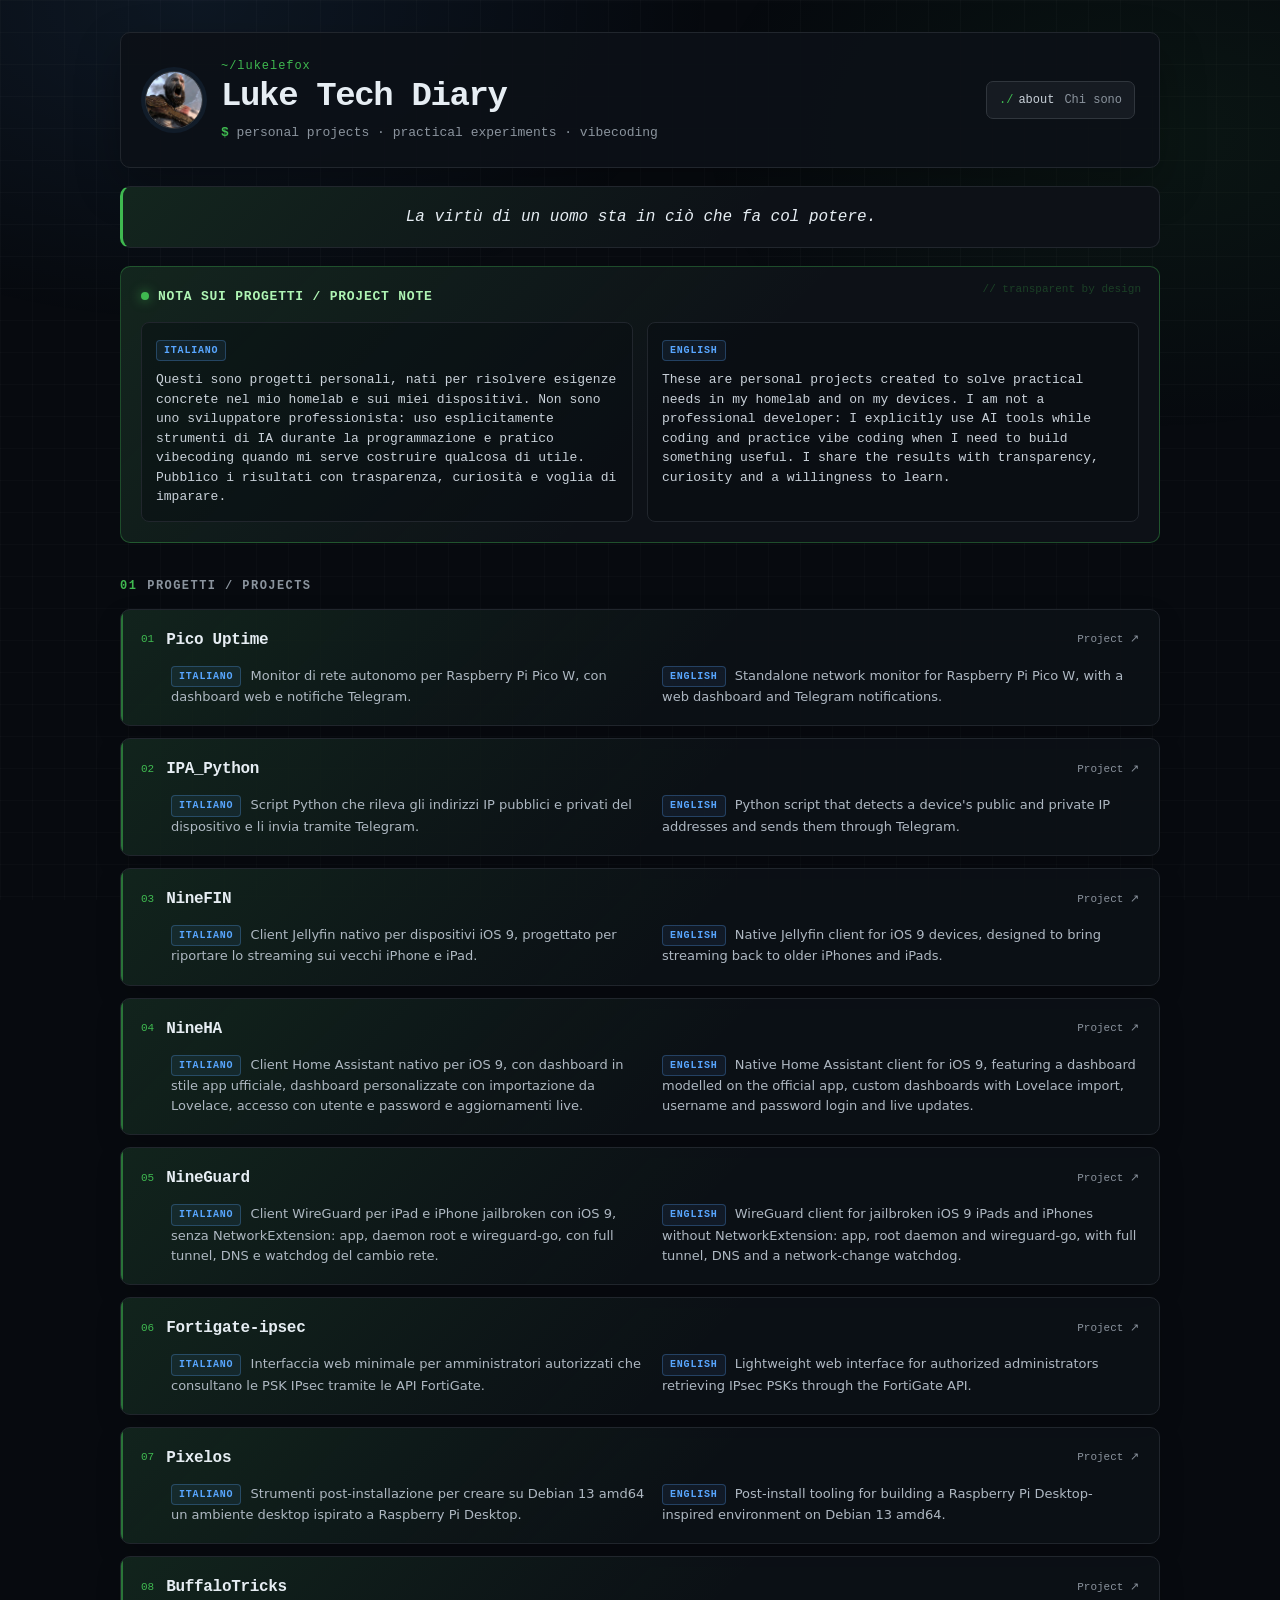
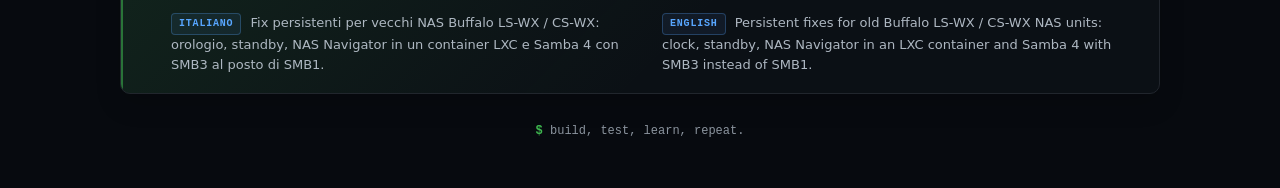
<file: index.html>
<!doctype html>
<html lang="it">
<head>
  <meta charset="utf-8" />
  <meta name="viewport" content="width=device-width, initial-scale=1" />
  <meta name="description" content="Luke Tech Diary: personal projects, practical experiments and transparent AI-assisted development." />
  <title>Luke Tech Diary</title>
  <link rel="stylesheet" href="assets/css/style.css?v=19" />
</head>

<body>
  <div class="container">

    <header class="topbar">
      <div class="brand">
        <a class="avatar-link" href="https://github.com/LukeLeFox" target="_blank" rel="noopener">
          <img src="assets/img/avatar.jpg" alt="Luke avatar" class="avatar-img">
        </a>

        <div class="brand-text">
          <div class="eyebrow">~/lukelefox</div>
          <h1>Luke Tech Diary</h1>
          <p><span class="prompt" aria-hidden="true">$</span> personal projects · practical experiments · vibecoding</p>
        </div>
      </div>

      <nav class="topnav" aria-label="Primary navigation">
        <a class="nav-button" href="about.html"><span aria-hidden="true">./</span>about <small>Chi sono</small></a>
      </nav>
    </header>

    <figure class="quote">
      <blockquote>
        <p>La virtù di un uomo sta in ciò che fa col potere.</p>
      </blockquote>
    </figure>

    <section class="disclosure" aria-labelledby="project-note">
      <div class="disclosure-title" id="project-note">
        <span class="status-dot" aria-hidden="true"></span>
        Nota sui progetti / Project note
      </div>

      <div class="language-grid">
        <div class="language-block">
          <span class="language-label">Italiano</span>
          <p>Questi sono progetti personali, nati per risolvere esigenze concrete nel mio homelab e sui miei dispositivi. Non sono uno sviluppatore professionista: uso esplicitamente strumenti di IA durante la programmazione e pratico vibecoding quando mi serve costruire qualcosa di utile. Pubblico i risultati con trasparenza, curiosità e voglia di imparare.</p>
        </div>

        <div class="language-block">
          <span class="language-label">English</span>
          <p>These are personal projects created to solve practical needs in my homelab and on my devices. I am not a professional developer: I explicitly use AI tools while coding and practice vibe coding when I need to build something useful. I share the results with transparency, curiosity and a willingness to learn.</p>
        </div>
      </div>
    </section>

    <div class="section-title"><span>01</span> Progetti / Projects</div>

    <main class="list">
      <a class="item project-card-link" href="Pico-Uptime/" aria-label="Apri Pico Uptime / Open Pico Uptime">
        <div class="project-head">
          <span class="project-index">01</span>
          <h2>Pico Uptime</h2>
          <span class="repo-link">Project ↗</span>
        </div>
        <div class="project-copy">
          <p><span class="language-label">Italiano</span> Monitor di rete autonomo per Raspberry Pi Pico W, con dashboard web e notifiche Telegram.</p>
          <p><span class="language-label">English</span> Standalone network monitor for Raspberry Pi Pico W, with a web dashboard and Telegram notifications.</p>
        </div>
      </a>

      <a class="item project-card-link" href="IPA_Python/" aria-label="Apri IPA_Python / Open IPA_Python">
        <div class="project-head">
          <span class="project-index">02</span>
          <h2>IPA_Python</h2>
          <span class="repo-link">Project ↗</span>
        </div>
        <div class="project-copy">
          <p><span class="language-label">Italiano</span> Script Python che rileva gli indirizzi IP pubblici e privati del dispositivo e li invia tramite Telegram.</p>
          <p><span class="language-label">English</span> Python script that detects a device's public and private IP addresses and sends them through Telegram.</p>
        </div>
      </a>

      <a class="item project-card-link" href="NineFin/" aria-label="Apri NineFIN / Open NineFIN">
        <div class="project-head">
          <span class="project-index">03</span>
          <h2>NineFIN</h2>
          <span class="repo-link">Project ↗</span>
        </div>
        <div class="project-copy">
          <p><span class="language-label">Italiano</span> Client Jellyfin nativo per dispositivi iOS 9, progettato per riportare lo streaming sui vecchi iPhone e iPad.</p>
          <p><span class="language-label">English</span> Native Jellyfin client for iOS 9 devices, designed to bring streaming back to older iPhones and iPads.</p>
        </div>
      </a>

      <a class="item project-card-link" href="NineHA/" aria-label="Apri NineHA / Open NineHA">
        <div class="project-head">
          <span class="project-index">04</span>
          <h2>NineHA</h2>
          <span class="repo-link">Project ↗</span>
        </div>
        <div class="project-copy">
          <p><span class="language-label">Italiano</span> Client Home Assistant nativo per iOS 9, con dashboard in stile app ufficiale, dashboard personalizzate con importazione da Lovelace, accesso con utente e password e aggiornamenti live.</p>
          <p><span class="language-label">English</span> Native Home Assistant client for iOS 9, featuring a dashboard modelled on the official app, custom dashboards with Lovelace import, username and password login and live updates.</p>
        </div>
      </a>

      <a class="item project-card-link" href="NineGuard/" aria-label="Apri NineGuard / Open NineGuard">
        <div class="project-head">
          <span class="project-index">05</span>
          <h2>NineGuard</h2>
          <span class="repo-link">Project ↗</span>
        </div>
        <div class="project-copy">
          <p><span class="language-label">Italiano</span> Client WireGuard per iPad e iPhone jailbroken con iOS 9, senza NetworkExtension: app, daemon root e wireguard-go, con full tunnel, DNS e watchdog del cambio rete.</p>
          <p><span class="language-label">English</span> WireGuard client for jailbroken iOS 9 iPads and iPhones without NetworkExtension: app, root daemon and wireguard-go, with full tunnel, DNS and a network-change watchdog.</p>
        </div>
      </a>

      <a class="item project-card-link" href="fortigate-ipsec-psk-ui/" aria-label="Apri Fortigate-ipsec / Open Fortigate-ipsec">
        <div class="project-head">
          <span class="project-index">06</span>
          <h2>Fortigate-ipsec</h2>
          <span class="repo-link">Project ↗</span>
        </div>
        <div class="project-copy">
          <p><span class="language-label">Italiano</span> Interfaccia web minimale per amministratori autorizzati che consultano le PSK IPsec tramite le API FortiGate.</p>
          <p><span class="language-label">English</span> Lightweight web interface for authorized administrators retrieving IPsec PSKs through the FortiGate API.</p>
        </div>
      </a>

      <a class="item project-card-link" href="pixelos-amd64-remix/" aria-label="Apri Pixelos / Open Pixelos">
        <div class="project-head">
          <span class="project-index">07</span>
          <h2>Pixelos</h2>
          <span class="repo-link">Project ↗</span>
        </div>
        <div class="project-copy">
          <p><span class="language-label">Italiano</span> Strumenti post-installazione per creare su Debian 13 amd64 un ambiente desktop ispirato a Raspberry Pi Desktop.</p>
          <p><span class="language-label">English</span> Post-install tooling for building a Raspberry Pi Desktop-inspired environment on Debian 13 amd64.</p>
        </div>
      </a>

      <a class="item project-card-link" href="BuffaloTricks/" aria-label="Apri BuffaloTricks / Open BuffaloTricks">
        <div class="project-head">
          <span class="project-index">08</span>
          <h2>BuffaloTricks</h2>
          <span class="repo-link">Project ↗</span>
        </div>
        <div class="project-copy">
          <p><span class="language-label">Italiano</span> Fix persistenti per vecchi NAS Buffalo LS-WX / CS-WX: orologio, standby, NAS Navigator in un container LXC e Samba 4 con SMB3 al posto di SMB1.</p>
          <p><span class="language-label">English</span> Persistent fixes for old Buffalo LS-WX / CS-WX NAS units: clock, standby, NAS Navigator in an LXC container and Samba 4 with SMB3 instead of SMB1.</p>
        </div>
      </a>
    </main>

    <footer class="footer">
      <span class="prompt" aria-hidden="true">$</span> build, test, learn, repeat.
    </footer>

  </div>
</body>
</html>
</file>
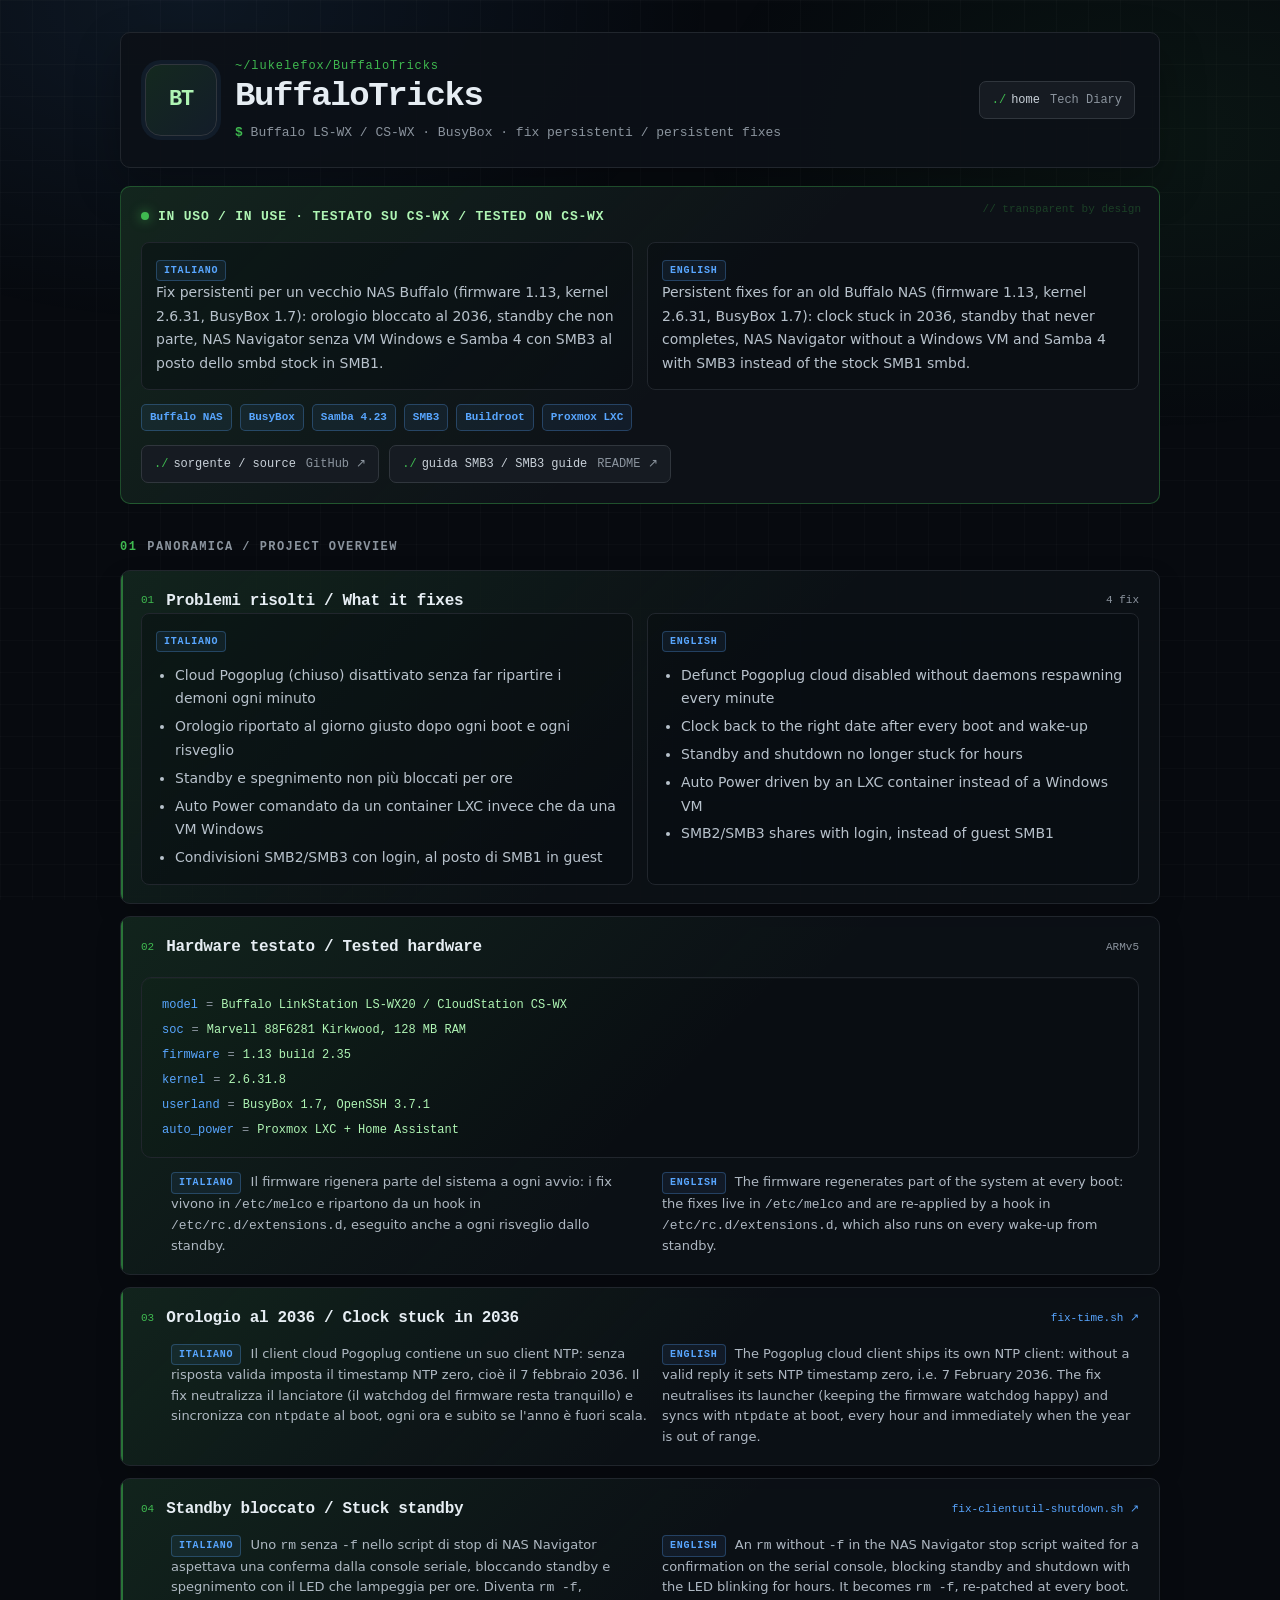
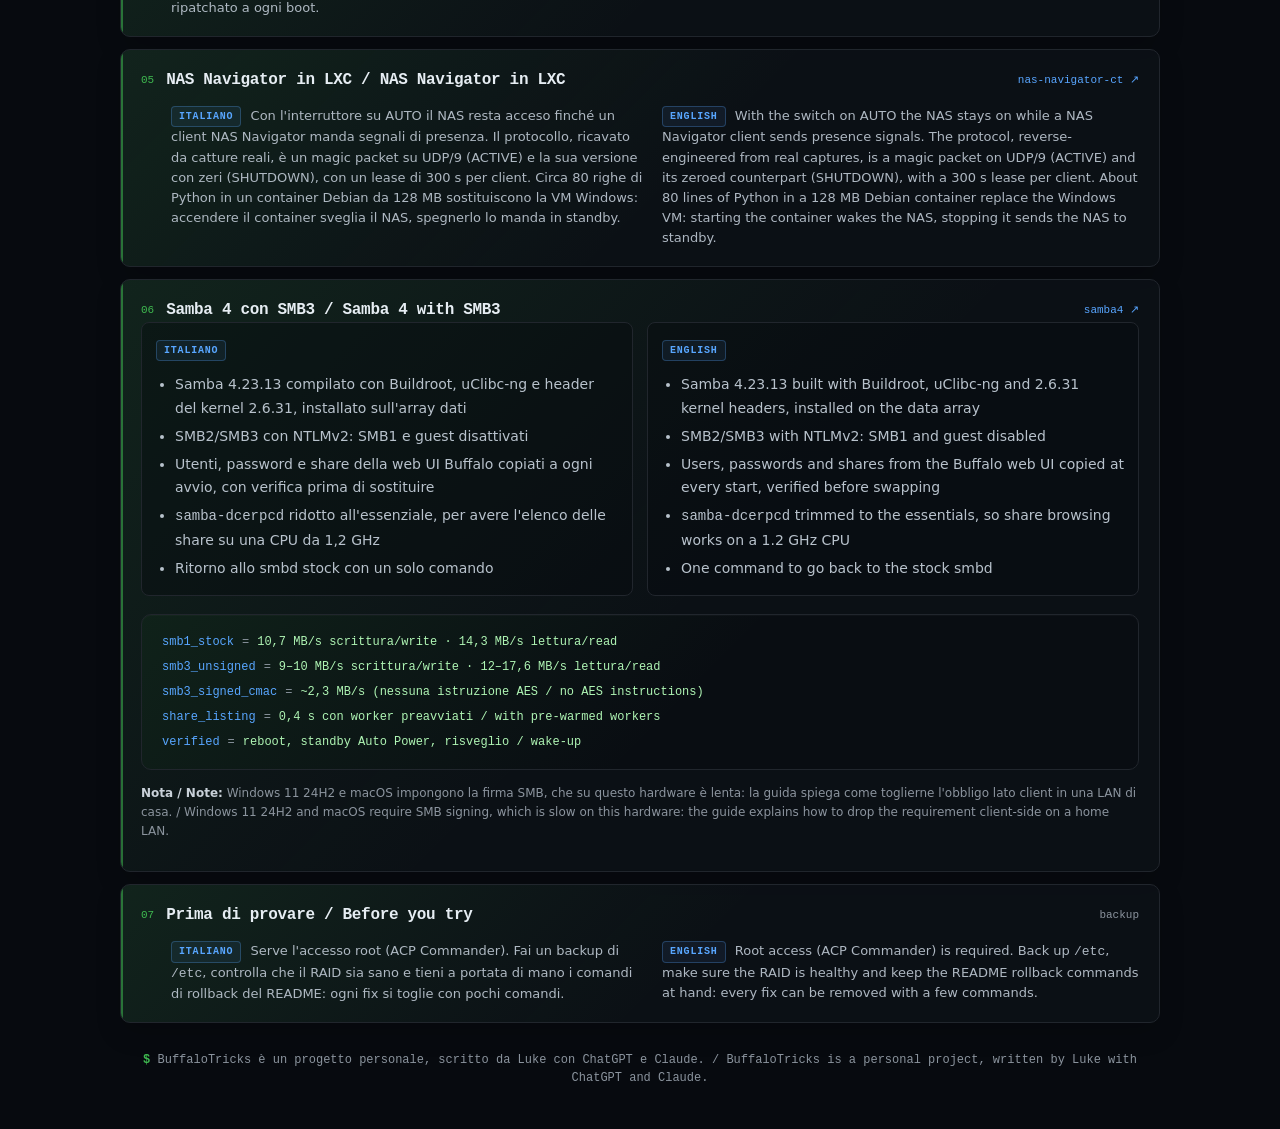
<file: BuffaloTricks/index.html>
<!doctype html>
<html lang="it">
<head>
  <meta charset="utf-8" />
  <meta name="viewport" content="width=device-width, initial-scale=1" />
  <title>BuffaloTricks — Fix per NAS Buffalo / Buffalo NAS fixes</title>
  <meta name="description" content="BuffaloTricks raccoglie fix persistenti per NAS Buffalo LinkStation LS-WX / CloudStation CS-WX. BuffaloTricks collects persistent fixes for Buffalo LinkStation LS-WX / CloudStation CS-WX NAS units." />
  <meta name="keywords" content="Buffalo NAS, LinkStation LS-WX, CloudStation CS-WX, Samba 4, SMB3, NAS Navigator, Auto Power, Proxmox LXC, Pogoplug, Buildroot, uClibc, ARMv5" />
  <meta name="robots" content="index,follow" />
  <link rel="canonical" href="https://lukelefox.github.io/BuffaloTricks/" />
  <link rel="stylesheet" href="../assets/css/style.css?v=19" />
  <meta property="og:type" content="website" />
  <meta property="og:title" content="BuffaloTricks — persistent fixes for old Buffalo NAS units" />
  <meta property="og:description" content="Fixes for Buffalo LS-WX / CS-WX: clock stuck in 2036, blocked standby, NAS Navigator replaced by an LXC container and Samba 4.23 with SMB3 instead of the stock SMB1 server." />
  <meta property="og:url" content="https://lukelefox.github.io/BuffaloTricks/" />
  <meta name="twitter:card" content="summary" />
  <meta name="twitter:title" content="BuffaloTricks — persistent fixes for old Buffalo NAS units" />
  <meta name="twitter:description" content="Fixes for Buffalo LS-WX / CS-WX: clock stuck in 2036, blocked standby, NAS Navigator replaced by an LXC container and Samba 4.23 with SMB3 instead of the stock SMB1 server." />
</head>
<body>
  <div class="container">
    <header class="topbar">
      <div class="brand">
        <div class="project-mark" aria-hidden="true">BT</div>
        <div class="brand-text">
          <div class="eyebrow">~/lukelefox/BuffaloTricks</div>
          <h1>BuffaloTricks</h1>
          <p><span class="prompt" aria-hidden="true">$</span> Buffalo LS-WX / CS-WX · BusyBox · fix persistenti / persistent fixes</p>
        </div>
      </div>
      <nav class="topnav" aria-label="BuffaloTricks navigation">
        <a class="nav-button" href="../"><span aria-hidden="true">./</span>home <small>Tech Diary</small></a>
      </nav>
    </header>

    <section class="disclosure project-summary" aria-labelledby="BuffaloTricks-status">
      <div class="disclosure-title" id="BuffaloTricks-status">
        <span class="status-dot" aria-hidden="true"></span>
        in uso / in use · testato su CS-WX / tested on CS-WX
      </div>
      <div class="language-grid">
        <div class="language-block">
          <span class="language-label">Italiano</span>
          <p>Fix persistenti per un vecchio NAS Buffalo (firmware 1.13, kernel 2.6.31, BusyBox 1.7): orologio bloccato al 2036, standby che non parte, NAS Navigator senza VM Windows e Samba 4 con SMB3 al posto dello smbd stock in SMB1.</p>
        </div>
        <div class="language-block">
          <span class="language-label">English</span>
          <p>Persistent fixes for an old Buffalo NAS (firmware 1.13, kernel 2.6.31, BusyBox 1.7): clock stuck in 2036, standby that never completes, NAS Navigator without a Windows VM and Samba 4 with SMB3 instead of the stock SMB1 smbd.</p>
        </div>
      </div>
      <div class="project-badges" aria-label="Project technologies">
        <span class="project-badge">Buffalo NAS</span>
        <span class="project-badge">BusyBox</span>
        <span class="project-badge">Samba 4.23</span>
        <span class="project-badge">SMB3</span>
        <span class="project-badge">Buildroot</span>
        <span class="project-badge">Proxmox LXC</span>
      </div>
      <div class="project-actions">
        <a class="nav-button" href="https://github.com/LukeLeFox/BuffaloTricks" target="_blank" rel="noopener"><span aria-hidden="true">./</span>sorgente / source <small>GitHub ↗</small></a>
        <a class="nav-button" href="https://github.com/LukeLeFox/BuffaloTricks/blob/main/samba4/README.md" target="_blank" rel="noopener"><span aria-hidden="true">./</span>guida SMB3 / SMB3 guide <small>README ↗</small></a>
      </div>
    </section>

    <div class="section-title"><span>01</span> Panoramica / Project overview</div>

    <main class="list">
      <article class="item">
        <div class="project-head">
          <span class="project-index">01</span>
          <h2>Problemi risolti / What it fixes</h2>
          <span class="repo-link">4 fix</span>
        </div>
        <div class="language-grid">
          <div class="language-block">
            <span class="language-label">Italiano</span>
            <ul class="project-list">
              <li>Cloud Pogoplug (chiuso) disattivato senza far ripartire i demoni ogni minuto</li>
              <li>Orologio riportato al giorno giusto dopo ogni boot e ogni risveglio</li>
              <li>Standby e spegnimento non più bloccati per ore</li>
              <li>Auto Power comandato da un container LXC invece che da una VM Windows</li>
              <li>Condivisioni SMB2/SMB3 con login, al posto di SMB1 in guest</li>
            </ul>
          </div>
          <div class="language-block">
            <span class="language-label">English</span>
            <ul class="project-list">
              <li>Defunct Pogoplug cloud disabled without daemons respawning every minute</li>
              <li>Clock back to the right date after every boot and wake-up</li>
              <li>Standby and shutdown no longer stuck for hours</li>
              <li>Auto Power driven by an LXC container instead of a Windows VM</li>
              <li>SMB2/SMB3 shares with login, instead of guest SMB1</li>
            </ul>
          </div>
        </div>
      </article>

      <article class="item">
        <div class="project-head">
          <span class="project-index">02</span>
          <h2>Hardware testato / Tested hardware</h2>
          <span class="repo-link">ARMv5</span>
        </div>
        <div class="profile-terminal">
          <div><span class="terminal-key">model</span><span class="terminal-equals">=</span><span class="terminal-value">Buffalo LinkStation LS-WX20 / CloudStation CS-WX</span></div>
          <div><span class="terminal-key">soc</span><span class="terminal-equals">=</span><span class="terminal-value">Marvell 88F6281 Kirkwood, 128 MB RAM</span></div>
          <div><span class="terminal-key">firmware</span><span class="terminal-equals">=</span><span class="terminal-value">1.13 build 2.35</span></div>
          <div><span class="terminal-key">kernel</span><span class="terminal-equals">=</span><span class="terminal-value">2.6.31.8</span></div>
          <div><span class="terminal-key">userland</span><span class="terminal-equals">=</span><span class="terminal-value">BusyBox 1.7, OpenSSH 3.7.1</span></div>
          <div><span class="terminal-key">auto_power</span><span class="terminal-equals">=</span><span class="terminal-value">Proxmox LXC + Home Assistant</span></div>
        </div>
        <div class="project-copy"><p><span class="language-label">Italiano</span> Il firmware rigenera parte del sistema a ogni avvio: i fix vivono in <code>/etc/melco</code> e ripartono da un hook in <code>/etc/rc.d/extensions.d</code>, eseguito anche a ogni risveglio dallo standby.</p><p><span class="language-label">English</span> The firmware regenerates part of the system at every boot: the fixes live in <code>/etc/melco</code> and are re-applied by a hook in <code>/etc/rc.d/extensions.d</code>, which also runs on every wake-up from standby.</p></div>
      </article>

      <article class="item">
        <div class="project-head">
          <span class="project-index">03</span>
          <h2>Orologio al 2036 / Clock stuck in 2036</h2>
          <span class="repo-link"><a class="project-link" href="https://github.com/LukeLeFox/BuffaloTricks/blob/main/nas/fix-time.sh" target="_blank" rel="noopener">fix-time.sh ↗</a></span>
        </div>
        <div class="project-copy"><p><span class="language-label">Italiano</span> Il client cloud Pogoplug contiene un suo client NTP: senza risposta valida imposta il timestamp NTP zero, cioè il 7 febbraio 2036. Il fix neutralizza il lanciatore (il watchdog del firmware resta tranquillo) e sincronizza con <code>ntpdate</code> al boot, ogni ora e subito se l'anno è fuori scala.</p><p><span class="language-label">English</span> The Pogoplug cloud client ships its own NTP client: without a valid reply it sets NTP timestamp zero, i.e. 7 February 2036. The fix neutralises its launcher (keeping the firmware watchdog happy) and syncs with <code>ntpdate</code> at boot, every hour and immediately when the year is out of range.</p></div>
      </article>

      <article class="item">
        <div class="project-head">
          <span class="project-index">04</span>
          <h2>Standby bloccato / Stuck standby</h2>
          <span class="repo-link"><a class="project-link" href="https://github.com/LukeLeFox/BuffaloTricks/blob/main/nas/fix-clientutil-shutdown.sh" target="_blank" rel="noopener">fix-clientutil-shutdown.sh ↗</a></span>
        </div>
        <div class="project-copy"><p><span class="language-label">Italiano</span> Uno <code>rm</code> senza <code>-f</code> nello script di stop di NAS Navigator aspettava una conferma dalla console seriale, bloccando standby e spegnimento con il LED che lampeggia per ore. Diventa <code>rm -f</code>, ripatchato a ogni boot.</p><p><span class="language-label">English</span> An <code>rm</code> without <code>-f</code> in the NAS Navigator stop script waited for a confirmation on the serial console, blocking standby and shutdown with the LED blinking for hours. It becomes <code>rm -f</code>, re-patched at every boot.</p></div>
      </article>

      <article class="item">
        <div class="project-head">
          <span class="project-index">05</span>
          <h2>NAS Navigator in LXC / NAS Navigator in LXC</h2>
          <span class="repo-link"><a class="project-link" href="https://github.com/LukeLeFox/BuffaloTricks/tree/main/nas-navigator-ct" target="_blank" rel="noopener">nas-navigator-ct ↗</a></span>
        </div>
        <div class="project-copy"><p><span class="language-label">Italiano</span> Con l'interruttore su AUTO il NAS resta acceso finché un client NAS Navigator manda segnali di presenza. Il protocollo, ricavato da catture reali, è un magic packet su UDP/9 (ACTIVE) e la sua versione con zeri (SHUTDOWN), con un lease di 300 s per client. Circa 80 righe di Python in un container Debian da 128 MB sostituiscono la VM Windows: accendere il container sveglia il NAS, spegnerlo lo manda in standby.</p><p><span class="language-label">English</span> With the switch on AUTO the NAS stays on while a NAS Navigator client sends presence signals. The protocol, reverse-engineered from real captures, is a magic packet on UDP/9 (ACTIVE) and its zeroed counterpart (SHUTDOWN), with a 300 s lease per client. About 80 lines of Python in a 128 MB Debian container replace the Windows VM: starting the container wakes the NAS, stopping it sends the NAS to standby.</p></div>
      </article>

      <article class="item">
        <div class="project-head">
          <span class="project-index">06</span>
          <h2>Samba 4 con SMB3 / Samba 4 with SMB3</h2>
          <span class="repo-link"><a class="project-link" href="https://github.com/LukeLeFox/BuffaloTricks/tree/main/samba4" target="_blank" rel="noopener">samba4 ↗</a></span>
        </div>
        <div class="language-grid">
          <div class="language-block">
            <span class="language-label">Italiano</span>
            <ul class="project-list">
              <li>Samba 4.23.13 compilato con Buildroot, uClibc-ng e header del kernel 2.6.31, installato sull'array dati</li>
              <li>SMB2/SMB3 con NTLMv2: SMB1 e guest disattivati</li>
              <li>Utenti, password e share della web UI Buffalo copiati a ogni avvio, con verifica prima di sostituire</li>
              <li><code>samba-dcerpcd</code> ridotto all'essenziale, per avere l'elenco delle share su una CPU da 1,2 GHz</li>
              <li>Ritorno allo smbd stock con un solo comando</li>
            </ul>
          </div>
          <div class="language-block">
            <span class="language-label">English</span>
            <ul class="project-list">
              <li>Samba 4.23.13 built with Buildroot, uClibc-ng and 2.6.31 kernel headers, installed on the data array</li>
              <li>SMB2/SMB3 with NTLMv2: SMB1 and guest disabled</li>
              <li>Users, passwords and shares from the Buffalo web UI copied at every start, verified before swapping</li>
              <li><code>samba-dcerpcd</code> trimmed to the essentials, so share browsing works on a 1.2 GHz CPU</li>
              <li>One command to go back to the stock smbd</li>
            </ul>
          </div>
        </div>
        <div class="profile-terminal">
          <div><span class="terminal-key">smb1_stock</span><span class="terminal-equals">=</span><span class="terminal-value">10,7 MB/s scrittura/write · 14,3 MB/s lettura/read</span></div>
          <div><span class="terminal-key">smb3_unsigned</span><span class="terminal-equals">=</span><span class="terminal-value">9–10 MB/s scrittura/write · 12–17,6 MB/s lettura/read</span></div>
          <div><span class="terminal-key">smb3_signed_cmac</span><span class="terminal-equals">=</span><span class="terminal-value">~2,3 MB/s (nessuna istruzione AES / no AES instructions)</span></div>
          <div><span class="terminal-key">share_listing</span><span class="terminal-equals">=</span><span class="terminal-value">0,4 s con worker preavviati / with pre-warmed workers</span></div>
          <div><span class="terminal-key">verified</span><span class="terminal-equals">=</span><span class="terminal-value">reboot, standby Auto Power, risveglio / wake-up</span></div>
        </div>
        <p class="project-note"><strong>Nota / Note:</strong> Windows 11 24H2 e macOS impongono la firma SMB, che su questo hardware è lenta: la guida spiega come toglierne l'obbligo lato client in una LAN di casa. / Windows 11 24H2 and macOS require SMB signing, which is slow on this hardware: the guide explains how to drop the requirement client-side on a home LAN.</p>
      </article>

      <article class="item">
        <div class="project-head">
          <span class="project-index">07</span>
          <h2>Prima di provare / Before you try</h2>
          <span class="repo-link">backup</span>
        </div>
        <div class="project-copy"><p><span class="language-label">Italiano</span> Serve l'accesso root (ACP Commander). Fai un backup di <code>/etc</code>, controlla che il RAID sia sano e tieni a portata di mano i comandi di rollback del README: ogni fix si toglie con pochi comandi.</p><p><span class="language-label">English</span> Root access (ACP Commander) is required. Back up <code>/etc</code>, make sure the RAID is healthy and keep the README rollback commands at hand: every fix can be removed with a few commands.</p></div>
      </article>
    </main>

    <footer class="footer">
      <span class="prompt" aria-hidden="true">$</span> BuffaloTricks è un progetto personale, scritto da Luke con ChatGPT e Claude. / BuffaloTricks is a personal project, written by Luke with ChatGPT and Claude.
    </footer>
  </div>
</body>
</html>
</file>
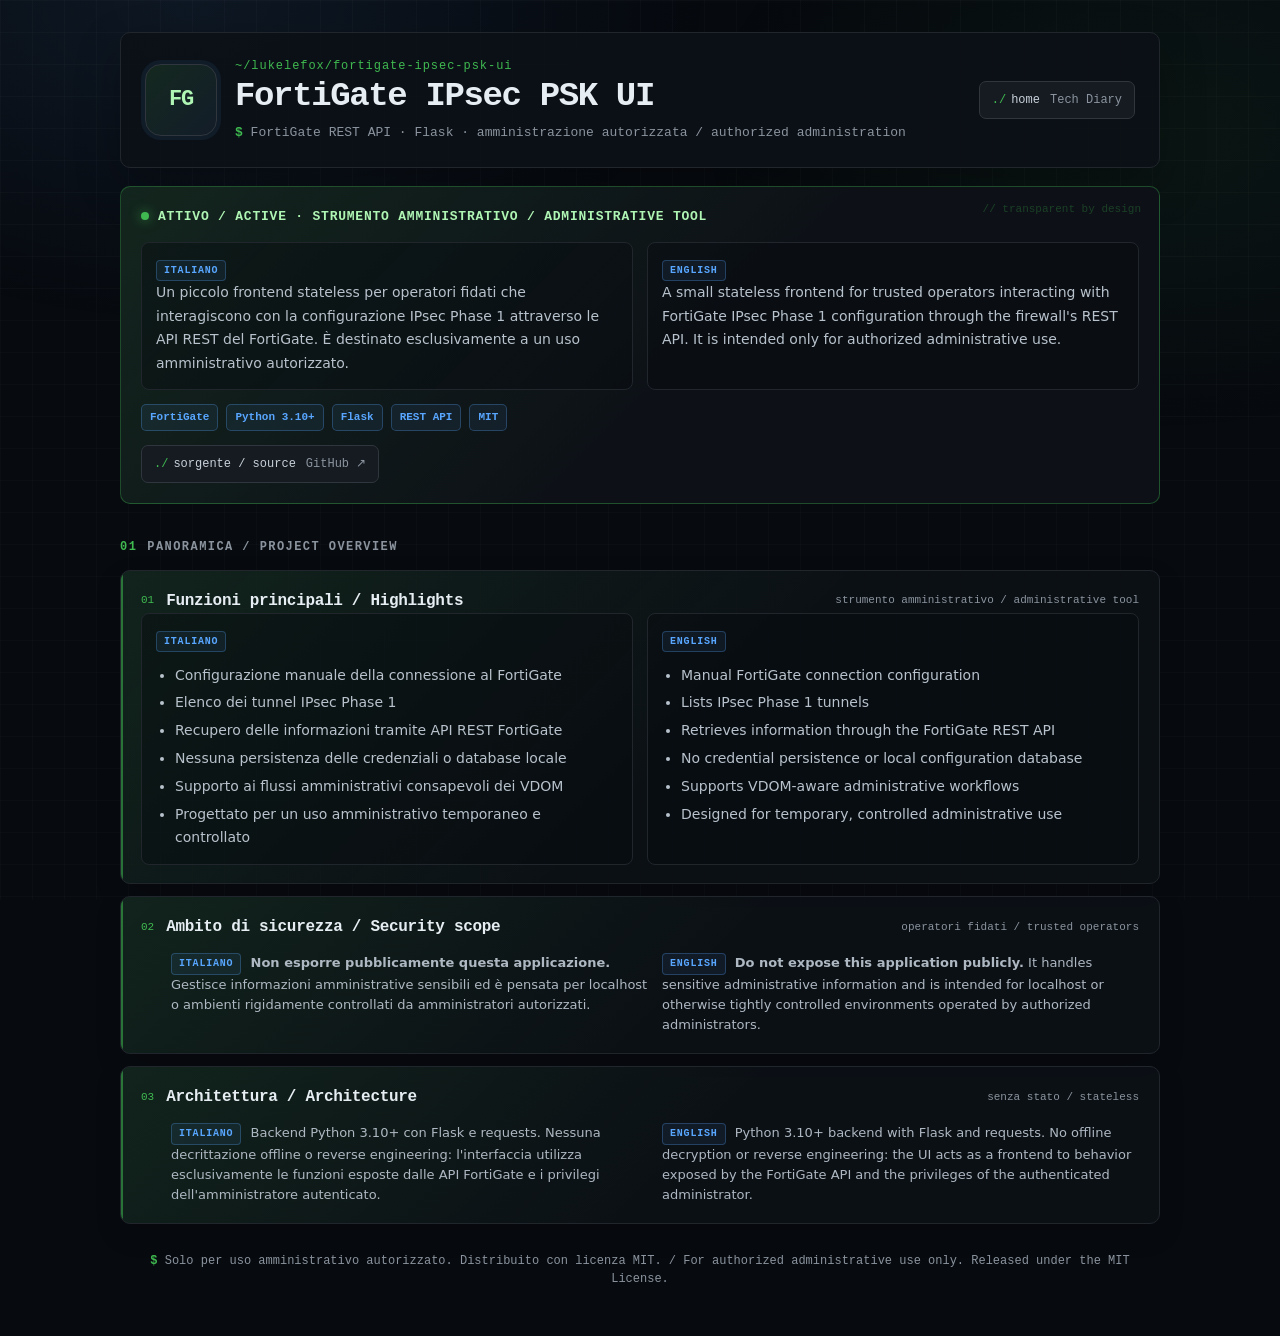
<file: fortigate-ipsec-psk-ui/index.html>
<!doctype html>
<html lang="it">
<head>
  <meta charset="utf-8" />
  <meta name="viewport" content="width=device-width, initial-scale=1" />
  <title>FortiGate IPsec PSK UI — Interfaccia amministrativa / Admin frontend</title>
  <meta name="description" content="Interfaccia Flask per amministratori autorizzati che consultano configurazioni IPsec tramite API FortiGate. Flask interface for authorized FortiGate administrators." />
  <meta name="keywords" content="FortiGate API, IPsec PSK UI, Fortinet REST API, Flask FortiGate, IPsec administration, FortiGate admin tool" />
  <meta name="robots" content="index,follow" />
  <link rel="canonical" href="https://lukelefox.github.io/fortigate-ipsec-psk-ui/" />
  <link rel="stylesheet" href="../assets/css/style.css?v=19" />
  <meta property="og:type" content="website" />
  <meta property="og:title" content="FortiGate IPsec PSK UI — authorized admin frontend" />
  <meta property="og:description" content="FortiGate IPsec PSK UI is a lightweight Flask interface for authorized administrators to query FortiGate IPsec Phase 1 configuration through the official REST API." />
  <meta property="og:url" content="https://lukelefox.github.io/fortigate-ipsec-psk-ui/" />
  <meta name="twitter:card" content="summary" />
  <meta name="twitter:title" content="FortiGate IPsec PSK UI — authorized admin frontend" />
  <meta name="twitter:description" content="FortiGate IPsec PSK UI is a lightweight Flask interface for authorized administrators to query FortiGate IPsec Phase 1 configuration through the official REST API." />
</head>
<body>
  <div class="container">
    <header class="topbar">
      <div class="brand">
        <div class="project-mark" aria-hidden="true">FG</div>
        <div class="brand-text">
          <div class="eyebrow">~/lukelefox/fortigate-ipsec-psk-ui</div>
          <h1>FortiGate IPsec PSK UI</h1>
          <p><span class="prompt" aria-hidden="true">$</span> FortiGate REST API · Flask · amministrazione autorizzata / authorized administration</p>
        </div>
      </div>
      <nav class="topnav" aria-label="FortiGate IPsec PSK UI navigation">
        <a class="nav-button" href="../"><span aria-hidden="true">./</span>home <small>Tech Diary</small></a>
      </nav>
    </header>

    <section class="disclosure project-summary" aria-labelledby="fortigate-ipsec-psk-ui-status">
      <div class="disclosure-title" id="fortigate-ipsec-psk-ui-status">
        <span class="status-dot" aria-hidden="true"></span>
        attivo / active · strumento amministrativo / administrative tool
      </div>
      <div class="language-grid">
        <div class="language-block">
          <span class="language-label">Italiano</span>
          <p>Un piccolo frontend stateless per operatori fidati che interagiscono con la configurazione IPsec Phase 1 attraverso le API REST del FortiGate. È destinato esclusivamente a un uso amministrativo autorizzato.</p>
        </div>
        <div class="language-block">
          <span class="language-label">English</span>
          <p>A small stateless frontend for trusted operators interacting with FortiGate IPsec Phase 1 configuration through the firewall's REST API. It is intended only for authorized administrative use.</p>
        </div>
      </div>
      <div class="project-badges" aria-label="Project technologies">
        <span class="project-badge">FortiGate</span>
        <span class="project-badge">Python 3.10+</span>
        <span class="project-badge">Flask</span>
        <span class="project-badge">REST API</span>
        <span class="project-badge">MIT</span>
      </div>
      <div class="project-actions">
        <a class="nav-button" href="https://github.com/LukeLeFox/fortigate-ipsec-psk-ui" target="_blank" rel="noopener"><span aria-hidden="true">./</span>sorgente / source <small>GitHub ↗</small></a>
      </div>
    </section>

    <div class="section-title"><span>01</span> Panoramica / Project overview</div>

    <main class="list">
      <article class="item">
        <div class="project-head">
          <span class="project-index">01</span>
          <h2>Funzioni principali / Highlights</h2>
          <span class="repo-link">strumento amministrativo / administrative tool</span>
        </div>
        <div class="language-grid">
          <div class="language-block">
            <span class="language-label">Italiano</span>
            <ul class="project-list">
              <li>Configurazione manuale della connessione al FortiGate</li>
              <li>Elenco dei tunnel IPsec Phase 1</li>
              <li>Recupero delle informazioni tramite API REST FortiGate</li>
              <li>Nessuna persistenza delle credenziali o database locale</li>
              <li>Supporto ai flussi amministrativi consapevoli dei VDOM</li>
              <li>Progettato per un uso amministrativo temporaneo e controllato</li>
            </ul>
          </div>
          <div class="language-block">
            <span class="language-label">English</span>
            <ul class="project-list">
              <li>Manual FortiGate connection configuration</li>
              <li>Lists IPsec Phase 1 tunnels</li>
              <li>Retrieves information through the FortiGate REST API</li>
              <li>No credential persistence or local configuration database</li>
              <li>Supports VDOM-aware administrative workflows</li>
              <li>Designed for temporary, controlled administrative use</li>
            </ul>
          </div>
        </div>
      </article>

      <article class="item">
        <div class="project-head">
          <span class="project-index">02</span>
          <h2>Ambito di sicurezza / Security scope</h2>
          <span class="repo-link">operatori fidati / trusted operators</span>
        </div>
        <div class="project-copy"><p><span class="language-label">Italiano</span> <strong>Non esporre pubblicamente questa applicazione.</strong> Gestisce informazioni amministrative sensibili ed è pensata per localhost o ambienti rigidamente controllati da amministratori autorizzati.</p><p><span class="language-label">English</span> <strong>Do not expose this application publicly.</strong> It handles sensitive administrative information and is intended for localhost or otherwise tightly controlled environments operated by authorized administrators.</p></div>
      </article>

      <article class="item">
        <div class="project-head">
          <span class="project-index">03</span>
          <h2>Architettura / Architecture</h2>
          <span class="repo-link">senza stato / stateless</span>
        </div>
        <div class="project-copy"><p><span class="language-label">Italiano</span> Backend Python 3.10+ con Flask e requests. Nessuna decrittazione offline o reverse engineering: l'interfaccia utilizza esclusivamente le funzioni esposte dalle API FortiGate e i privilegi dell'amministratore autenticato.</p><p><span class="language-label">English</span> Python 3.10+ backend with Flask and requests. No offline decryption or reverse engineering: the UI acts as a frontend to behavior exposed by the FortiGate API and the privileges of the authenticated administrator.</p></div>
      </article>
    </main>

    <footer class="footer">
      <span class="prompt" aria-hidden="true">$</span> Solo per uso amministrativo autorizzato. Distribuito con licenza MIT. / For authorized administrative use only. Released under the MIT License.
    </footer>
  </div>
</body>
</html>
</file>
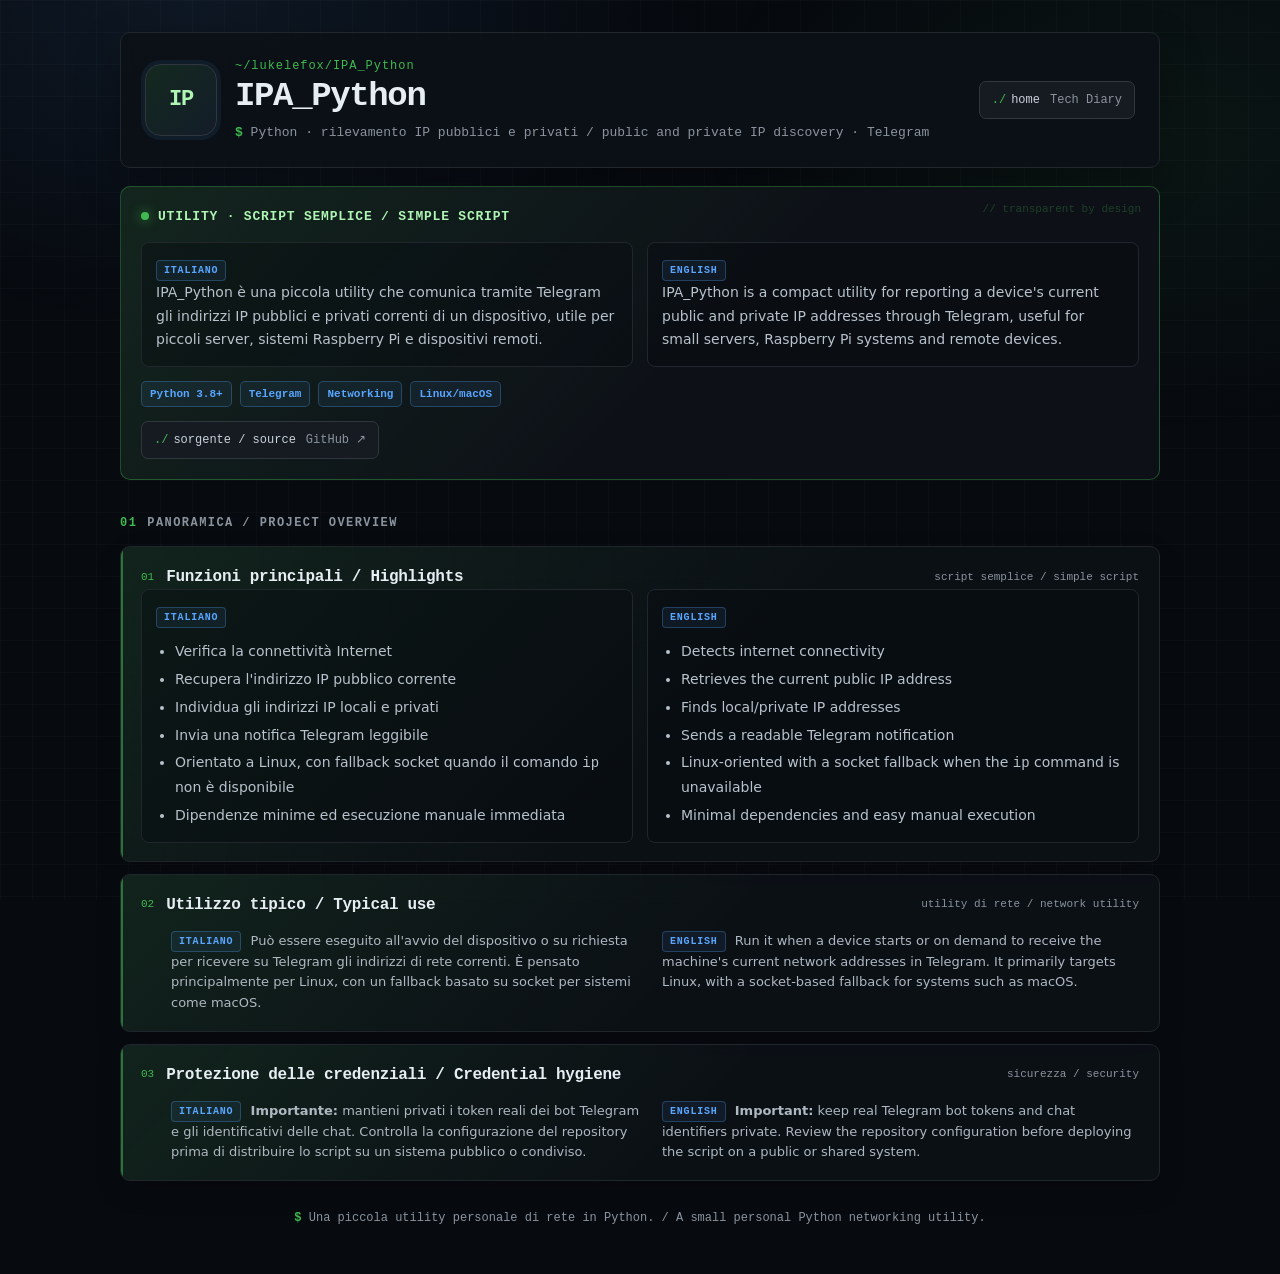
<file: IPA_Python/index.html>
<!doctype html>
<html lang="it">
<head>
  <meta charset="utf-8" />
  <meta name="viewport" content="width=device-width, initial-scale=1" />
  <title>IPA_Python — Notificatore IP / IP address notifier</title>
  <meta name="description" content="IPA_Python rileva gli indirizzi IP pubblici e privati e li invia tramite Telegram. IPA_Python detects public and private IP addresses and sends them through Telegram." />
  <meta name="keywords" content="IPA_Python, Python IP address, Telegram IP notifier, public IP, private IP, Raspberry Pi IP notification, network utility" />
  <meta name="robots" content="index,follow" />
  <link rel="canonical" href="https://lukelefox.github.io/IPA_Python/" />
  <link rel="stylesheet" href="../assets/css/style.css?v=19" />
  <meta property="og:type" content="website" />
  <meta property="og:title" content="IPA_Python — IP address notifier for Telegram" />
  <meta property="og:description" content="IPA_Python is a small Python utility that detects a device's public and private IP addresses and sends them to a configured Telegram chat." />
  <meta property="og:url" content="https://lukelefox.github.io/IPA_Python/" />
  <meta name="twitter:card" content="summary" />
  <meta name="twitter:title" content="IPA_Python — IP address notifier for Telegram" />
  <meta name="twitter:description" content="IPA_Python is a small Python utility that detects a device's public and private IP addresses and sends them to a configured Telegram chat." />
</head>
<body>
  <div class="container">
    <header class="topbar">
      <div class="brand">
        <div class="project-mark" aria-hidden="true">IP</div>
        <div class="brand-text">
          <div class="eyebrow">~/lukelefox/IPA_Python</div>
          <h1>IPA_Python</h1>
          <p><span class="prompt" aria-hidden="true">$</span> Python · rilevamento IP pubblici e privati / public and private IP discovery · Telegram</p>
        </div>
      </div>
      <nav class="topnav" aria-label="IPA_Python navigation">
        <a class="nav-button" href="../"><span aria-hidden="true">./</span>home <small>Tech Diary</small></a>
      </nav>
    </header>

    <section class="disclosure project-summary" aria-labelledby="IPA_Python-status">
      <div class="disclosure-title" id="IPA_Python-status">
        <span class="status-dot" aria-hidden="true"></span>
        utility · script semplice / simple script
      </div>
      <div class="language-grid">
        <div class="language-block">
          <span class="language-label">Italiano</span>
          <p>IPA_Python è una piccola utility che comunica tramite Telegram gli indirizzi IP pubblici e privati correnti di un dispositivo, utile per piccoli server, sistemi Raspberry Pi e dispositivi remoti.</p>
        </div>
        <div class="language-block">
          <span class="language-label">English</span>
          <p>IPA_Python is a compact utility for reporting a device's current public and private IP addresses through Telegram, useful for small servers, Raspberry Pi systems and remote devices.</p>
        </div>
      </div>
      <div class="project-badges" aria-label="Project technologies">
        <span class="project-badge">Python 3.8+</span>
        <span class="project-badge">Telegram</span>
        <span class="project-badge">Networking</span>
        <span class="project-badge">Linux/macOS</span>
      </div>
      <div class="project-actions">
        <a class="nav-button" href="https://github.com/LukeLeFox/IPA_Python" target="_blank" rel="noopener"><span aria-hidden="true">./</span>sorgente / source <small>GitHub ↗</small></a>
      </div>
    </section>

    <div class="section-title"><span>01</span> Panoramica / Project overview</div>

    <main class="list">
      <article class="item">
        <div class="project-head">
          <span class="project-index">01</span>
          <h2>Funzioni principali / Highlights</h2>
          <span class="repo-link">script semplice / simple script</span>
        </div>
        <div class="language-grid">
          <div class="language-block">
            <span class="language-label">Italiano</span>
            <ul class="project-list">
              <li>Verifica la connettività Internet</li>
              <li>Recupera l'indirizzo IP pubblico corrente</li>
              <li>Individua gli indirizzi IP locali e privati</li>
              <li>Invia una notifica Telegram leggibile</li>
              <li>Orientato a Linux, con fallback socket quando il comando <code>ip</code> non è disponibile</li>
              <li>Dipendenze minime ed esecuzione manuale immediata</li>
            </ul>
          </div>
          <div class="language-block">
            <span class="language-label">English</span>
            <ul class="project-list">
              <li>Detects internet connectivity</li>
              <li>Retrieves the current public IP address</li>
              <li>Finds local/private IP addresses</li>
              <li>Sends a readable Telegram notification</li>
              <li>Linux-oriented with a socket fallback when the <code>ip</code> command is unavailable</li>
              <li>Minimal dependencies and easy manual execution</li>
            </ul>
          </div>
        </div>
      </article>

      <article class="item">
        <div class="project-head">
          <span class="project-index">02</span>
          <h2>Utilizzo tipico / Typical use</h2>
          <span class="repo-link">utility di rete / network utility</span>
        </div>
        <div class="project-copy"><p><span class="language-label">Italiano</span> Può essere eseguito all'avvio del dispositivo o su richiesta per ricevere su Telegram gli indirizzi di rete correnti. È pensato principalmente per Linux, con un fallback basato su socket per sistemi come macOS.</p><p><span class="language-label">English</span> Run it when a device starts or on demand to receive the machine's current network addresses in Telegram. It primarily targets Linux, with a socket-based fallback for systems such as macOS.</p></div>
      </article>

      <article class="item">
        <div class="project-head">
          <span class="project-index">03</span>
          <h2>Protezione delle credenziali / Credential hygiene</h2>
          <span class="repo-link">sicurezza / security</span>
        </div>
        <div class="project-copy"><p><span class="language-label">Italiano</span> <strong>Importante:</strong> mantieni privati i token reali dei bot Telegram e gli identificativi delle chat. Controlla la configurazione del repository prima di distribuire lo script su un sistema pubblico o condiviso.</p><p><span class="language-label">English</span> <strong>Important:</strong> keep real Telegram bot tokens and chat identifiers private. Review the repository configuration before deploying the script on a public or shared system.</p></div>
      </article>
    </main>

    <footer class="footer">
      <span class="prompt" aria-hidden="true">$</span> Una piccola utility personale di rete in Python. / A small personal Python networking utility.
    </footer>
  </div>
</body>
</html>
</file>
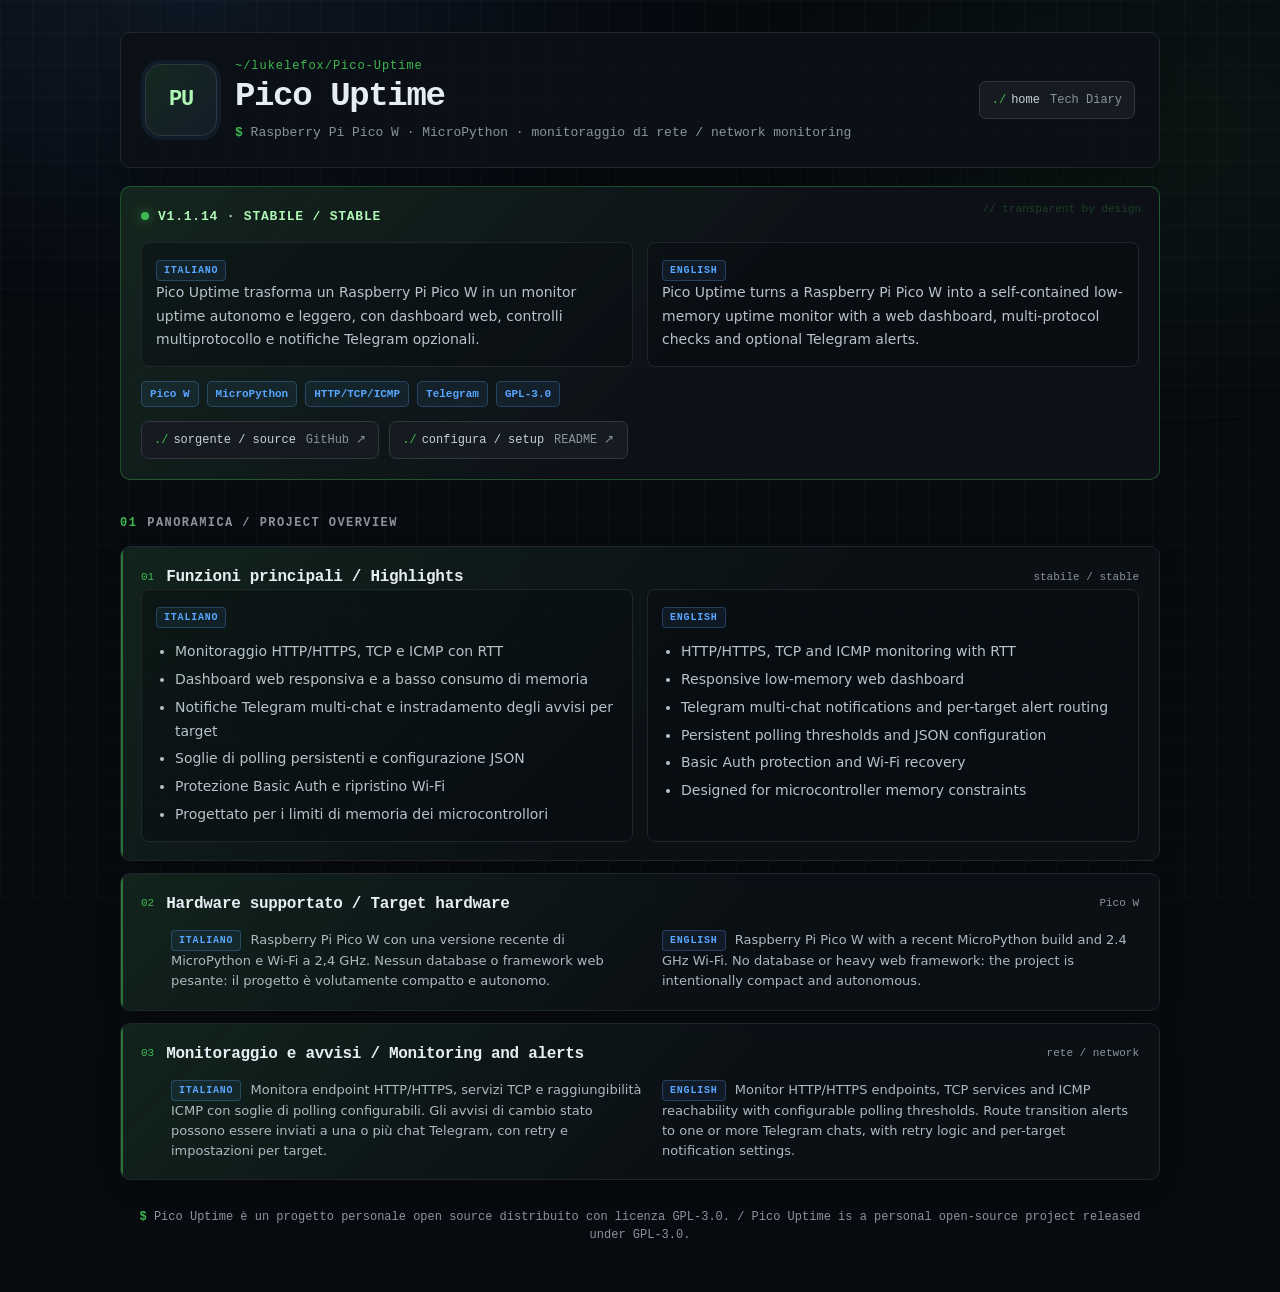
<file: Pico-Uptime/index.html>
<!doctype html>
<html lang="it">
<head>
  <meta charset="utf-8" />
  <meta name="viewport" content="width=device-width, initial-scale=1" />
  <title>Pico Uptime — Monitor di rete / Network monitor</title>
  <meta name="description" content="Pico Uptime è un monitor di rete autonomo per Raspberry Pi Pico W. Pico Uptime is a self-contained network monitor for Raspberry Pi Pico W." />
  <meta name="keywords" content="Pico Uptime, Raspberry Pi Pico W, MicroPython, uptime monitor, network monitor, Telegram monitoring, ICMP monitor, TCP monitor, HTTP monitor" />
  <meta name="robots" content="index,follow" />
  <link rel="canonical" href="https://lukelefox.github.io/Pico-Uptime/" />
  <link rel="stylesheet" href="../assets/css/style.css?v=19" />
  <meta property="og:type" content="website" />
  <meta property="og:title" content="Pico Uptime — Raspberry Pi Pico W network monitor" />
  <meta property="og:description" content="Pico Uptime is a lightweight autonomous network monitor for Raspberry Pi Pico W with HTTP, TCP and ICMP checks, a responsive web dashboard and Telegram notifications." />
  <meta property="og:url" content="https://lukelefox.github.io/Pico-Uptime/" />
  <meta name="twitter:card" content="summary" />
  <meta name="twitter:title" content="Pico Uptime — Raspberry Pi Pico W network monitor" />
  <meta name="twitter:description" content="Pico Uptime is a lightweight autonomous network monitor for Raspberry Pi Pico W with HTTP, TCP and ICMP checks, a responsive web dashboard and Telegram notifications." />
</head>
<body>
  <div class="container">
    <header class="topbar">
      <div class="brand">
        <div class="project-mark" aria-hidden="true">PU</div>
        <div class="brand-text">
          <div class="eyebrow">~/lukelefox/Pico-Uptime</div>
          <h1>Pico Uptime</h1>
          <p><span class="prompt" aria-hidden="true">$</span> Raspberry Pi Pico W · MicroPython · monitoraggio di rete / network monitoring</p>
        </div>
      </div>
      <nav class="topnav" aria-label="Pico Uptime navigation">
        <a class="nav-button" href="../"><span aria-hidden="true">./</span>home <small>Tech Diary</small></a>
      </nav>
    </header>

    <section class="disclosure project-summary" aria-labelledby="Pico-Uptime-status">
      <div class="disclosure-title" id="Pico-Uptime-status">
        <span class="status-dot" aria-hidden="true"></span>
        v1.1.14 · stabile / stable
      </div>
      <div class="language-grid">
        <div class="language-block">
          <span class="language-label">Italiano</span>
          <p>Pico Uptime trasforma un Raspberry Pi Pico W in un monitor uptime autonomo e leggero, con dashboard web, controlli multiprotocollo e notifiche Telegram opzionali.</p>
        </div>
        <div class="language-block">
          <span class="language-label">English</span>
          <p>Pico Uptime turns a Raspberry Pi Pico W into a self-contained low-memory uptime monitor with a web dashboard, multi-protocol checks and optional Telegram alerts.</p>
        </div>
      </div>
      <div class="project-badges" aria-label="Project technologies">
        <span class="project-badge">Pico W</span>
        <span class="project-badge">MicroPython</span>
        <span class="project-badge">HTTP/TCP/ICMP</span>
        <span class="project-badge">Telegram</span>
        <span class="project-badge">GPL-3.0</span>
      </div>
      <div class="project-actions">
        <a class="nav-button" href="https://github.com/LukeLeFox/Pico-Uptime" target="_blank" rel="noopener"><span aria-hidden="true">./</span>sorgente / source <small>GitHub ↗</small></a>
        <a class="nav-button" href="https://github.com/LukeLeFox/Pico-Uptime#installazione" target="_blank" rel="noopener"><span aria-hidden="true">./</span>configura / setup <small>README ↗</small></a>
      </div>
    </section>

    <div class="section-title"><span>01</span> Panoramica / Project overview</div>

    <main class="list">
      <article class="item">
        <div class="project-head">
          <span class="project-index">01</span>
          <h2>Funzioni principali / Highlights</h2>
          <span class="repo-link">stabile / stable</span>
        </div>
        <div class="language-grid">
          <div class="language-block">
            <span class="language-label">Italiano</span>
            <ul class="project-list">
              <li>Monitoraggio HTTP/HTTPS, TCP e ICMP con RTT</li>
              <li>Dashboard web responsiva e a basso consumo di memoria</li>
              <li>Notifiche Telegram multi-chat e instradamento degli avvisi per target</li>
              <li>Soglie di polling persistenti e configurazione JSON</li>
              <li>Protezione Basic Auth e ripristino Wi-Fi</li>
              <li>Progettato per i limiti di memoria dei microcontrollori</li>
            </ul>
          </div>
          <div class="language-block">
            <span class="language-label">English</span>
            <ul class="project-list">
              <li>HTTP/HTTPS, TCP and ICMP monitoring with RTT</li>
              <li>Responsive low-memory web dashboard</li>
              <li>Telegram multi-chat notifications and per-target alert routing</li>
              <li>Persistent polling thresholds and JSON configuration</li>
              <li>Basic Auth protection and Wi-Fi recovery</li>
              <li>Designed for microcontroller memory constraints</li>
            </ul>
          </div>
        </div>
      </article>

      <article class="item">
        <div class="project-head">
          <span class="project-index">02</span>
          <h2>Hardware supportato / Target hardware</h2>
          <span class="repo-link">Pico W</span>
        </div>
        <div class="project-copy"><p><span class="language-label">Italiano</span> Raspberry Pi Pico W con una versione recente di MicroPython e Wi-Fi a 2,4 GHz. Nessun database o framework web pesante: il progetto è volutamente compatto e autonomo.</p><p><span class="language-label">English</span> Raspberry Pi Pico W with a recent MicroPython build and 2.4 GHz Wi-Fi. No database or heavy web framework: the project is intentionally compact and autonomous.</p></div>
      </article>

      <article class="item">
        <div class="project-head">
          <span class="project-index">03</span>
          <h2>Monitoraggio e avvisi / Monitoring and alerts</h2>
          <span class="repo-link">rete / network</span>
        </div>
        <div class="project-copy"><p><span class="language-label">Italiano</span> Monitora endpoint HTTP/HTTPS, servizi TCP e raggiungibilità ICMP con soglie di polling configurabili. Gli avvisi di cambio stato possono essere inviati a una o più chat Telegram, con retry e impostazioni per target.</p><p><span class="language-label">English</span> Monitor HTTP/HTTPS endpoints, TCP services and ICMP reachability with configurable polling thresholds. Route transition alerts to one or more Telegram chats, with retry logic and per-target notification settings.</p></div>
      </article>
    </main>

    <footer class="footer">
      <span class="prompt" aria-hidden="true">$</span> Pico Uptime è un progetto personale open source distribuito con licenza GPL-3.0. / Pico Uptime is a personal open-source project released under GPL-3.0.
    </footer>
  </div>
</body>
</html>
</file>
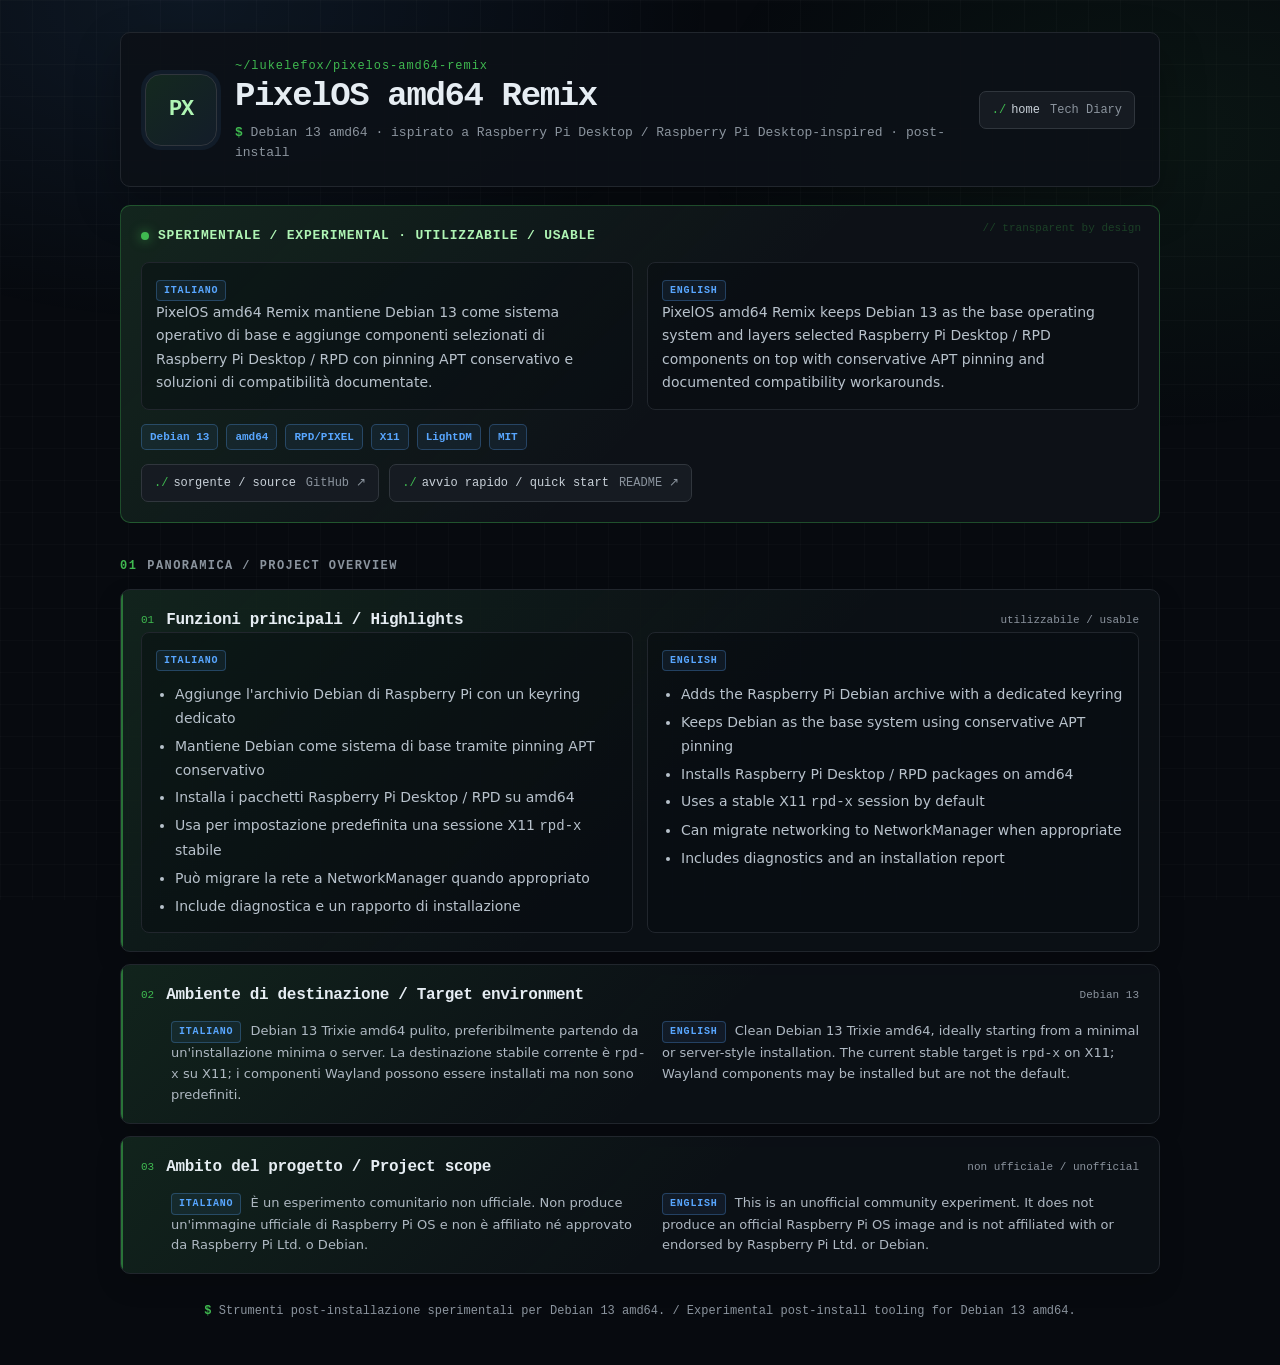
<file: pixelos-amd64-remix/index.html>
<!doctype html>
<html lang="it">
<head>
  <meta charset="utf-8" />
  <meta name="viewport" content="width=device-width, initial-scale=1" />
  <title>PixelOS amd64 Remix — Ambiente Debian ispirato a Raspberry Pi Desktop</title>
  <meta name="description" content="Strumenti post-installazione per un ambiente Debian 13 ispirato a Raspberry Pi Desktop. Post-install tooling for a Raspberry Pi Desktop-inspired Debian 13 environment." />
  <meta name="keywords" content="PixelOS amd64 Remix, Debian 13 PIXEL, Raspberry Pi Desktop amd64, Debian Trixie desktop, RPD amd64, LXDE Debian" />
  <meta name="robots" content="index,follow" />
  <link rel="canonical" href="https://lukelefox.github.io/pixelos-amd64-remix/" />
  <link rel="stylesheet" href="../assets/css/style.css?v=19" />
  <meta property="og:type" content="website" />
  <meta property="og:title" content="PixelOS amd64 Remix — Raspberry Pi Desktop-inspired Debian 13 setup" />
  <meta property="og:description" content="PixelOS amd64 Remix provides experimental post-install tooling for building a Raspberry Pi Desktop / PIXEL-inspired environment on a clean Debian 13 Trixie amd64 system." />
  <meta property="og:url" content="https://lukelefox.github.io/pixelos-amd64-remix/" />
  <meta name="twitter:card" content="summary" />
  <meta name="twitter:title" content="PixelOS amd64 Remix — Raspberry Pi Desktop-inspired Debian 13 setup" />
  <meta name="twitter:description" content="PixelOS amd64 Remix provides experimental post-install tooling for building a Raspberry Pi Desktop / PIXEL-inspired environment on a clean Debian 13 Trixie amd64 system." />
</head>
<body>
  <div class="container">
    <header class="topbar">
      <div class="brand">
        <div class="project-mark" aria-hidden="true">PX</div>
        <div class="brand-text">
          <div class="eyebrow">~/lukelefox/pixelos-amd64-remix</div>
          <h1>PixelOS amd64 Remix</h1>
          <p><span class="prompt" aria-hidden="true">$</span> Debian 13 amd64 · ispirato a Raspberry Pi Desktop / Raspberry Pi Desktop-inspired · post-install</p>
        </div>
      </div>
      <nav class="topnav" aria-label="PixelOS amd64 Remix navigation">
        <a class="nav-button" href="../"><span aria-hidden="true">./</span>home <small>Tech Diary</small></a>
      </nav>
    </header>

    <section class="disclosure project-summary" aria-labelledby="pixelos-amd64-remix-status">
      <div class="disclosure-title" id="pixelos-amd64-remix-status">
        <span class="status-dot" aria-hidden="true"></span>
        sperimentale / experimental · utilizzabile / usable
      </div>
      <div class="language-grid">
        <div class="language-block">
          <span class="language-label">Italiano</span>
          <p>PixelOS amd64 Remix mantiene Debian 13 come sistema operativo di base e aggiunge componenti selezionati di Raspberry Pi Desktop / RPD con pinning APT conservativo e soluzioni di compatibilità documentate.</p>
        </div>
        <div class="language-block">
          <span class="language-label">English</span>
          <p>PixelOS amd64 Remix keeps Debian 13 as the base operating system and layers selected Raspberry Pi Desktop / RPD components on top with conservative APT pinning and documented compatibility workarounds.</p>
        </div>
      </div>
      <div class="project-badges" aria-label="Project technologies">
        <span class="project-badge">Debian 13</span>
        <span class="project-badge">amd64</span>
        <span class="project-badge">RPD/PIXEL</span>
        <span class="project-badge">X11</span>
        <span class="project-badge">LightDM</span>
        <span class="project-badge">MIT</span>
      </div>
      <div class="project-actions">
        <a class="nav-button" href="https://github.com/LukeLeFox/pixelos-amd64-remix" target="_blank" rel="noopener"><span aria-hidden="true">./</span>sorgente / source <small>GitHub ↗</small></a>
        <a class="nav-button" href="https://github.com/LukeLeFox/pixelos-amd64-remix#quick-start" target="_blank" rel="noopener"><span aria-hidden="true">./</span>avvio rapido / quick start <small>README ↗</small></a>
      </div>
    </section>

    <div class="section-title"><span>01</span> Panoramica / Project overview</div>

    <main class="list">
      <article class="item">
        <div class="project-head">
          <span class="project-index">01</span>
          <h2>Funzioni principali / Highlights</h2>
          <span class="repo-link">utilizzabile / usable</span>
        </div>
        <div class="language-grid">
          <div class="language-block">
            <span class="language-label">Italiano</span>
            <ul class="project-list">
              <li>Aggiunge l'archivio Debian di Raspberry Pi con un keyring dedicato</li>
              <li>Mantiene Debian come sistema di base tramite pinning APT conservativo</li>
              <li>Installa i pacchetti Raspberry Pi Desktop / RPD su amd64</li>
              <li>Usa per impostazione predefinita una sessione X11 <code>rpd-x</code> stabile</li>
              <li>Può migrare la rete a NetworkManager quando appropriato</li>
              <li>Include diagnostica e un rapporto di installazione</li>
            </ul>
          </div>
          <div class="language-block">
            <span class="language-label">English</span>
            <ul class="project-list">
              <li>Adds the Raspberry Pi Debian archive with a dedicated keyring</li>
              <li>Keeps Debian as the base system using conservative APT pinning</li>
              <li>Installs Raspberry Pi Desktop / RPD packages on amd64</li>
              <li>Uses a stable X11 <code>rpd-x</code> session by default</li>
              <li>Can migrate networking to NetworkManager when appropriate</li>
              <li>Includes diagnostics and an installation report</li>
            </ul>
          </div>
        </div>
      </article>

      <article class="item">
        <div class="project-head">
          <span class="project-index">02</span>
          <h2>Ambiente di destinazione / Target environment</h2>
          <span class="repo-link">Debian 13</span>
        </div>
        <div class="project-copy"><p><span class="language-label">Italiano</span> Debian 13 Trixie amd64 pulito, preferibilmente partendo da un'installazione minima o server. La destinazione stabile corrente è <code>rpd-x</code> su X11; i componenti Wayland possono essere installati ma non sono predefiniti.</p><p><span class="language-label">English</span> Clean Debian 13 Trixie amd64, ideally starting from a minimal or server-style installation. The current stable target is <code>rpd-x</code> on X11; Wayland components may be installed but are not the default.</p></div>
      </article>

      <article class="item">
        <div class="project-head">
          <span class="project-index">03</span>
          <h2>Ambito del progetto / Project scope</h2>
          <span class="repo-link">non ufficiale / unofficial</span>
        </div>
        <div class="project-copy"><p><span class="language-label">Italiano</span> È un esperimento comunitario non ufficiale. Non produce un'immagine ufficiale di Raspberry Pi OS e non è affiliato né approvato da Raspberry Pi Ltd. o Debian.</p><p><span class="language-label">English</span> This is an unofficial community experiment. It does not produce an official Raspberry Pi OS image and is not affiliated with or endorsed by Raspberry Pi Ltd. or Debian.</p></div>
      </article>
    </main>

    <footer class="footer">
      <span class="prompt" aria-hidden="true">$</span> Strumenti post-installazione sperimentali per Debian 13 amd64. / Experimental post-install tooling for Debian 13 amd64.
    </footer>
  </div>
</body>
</html>
</file>
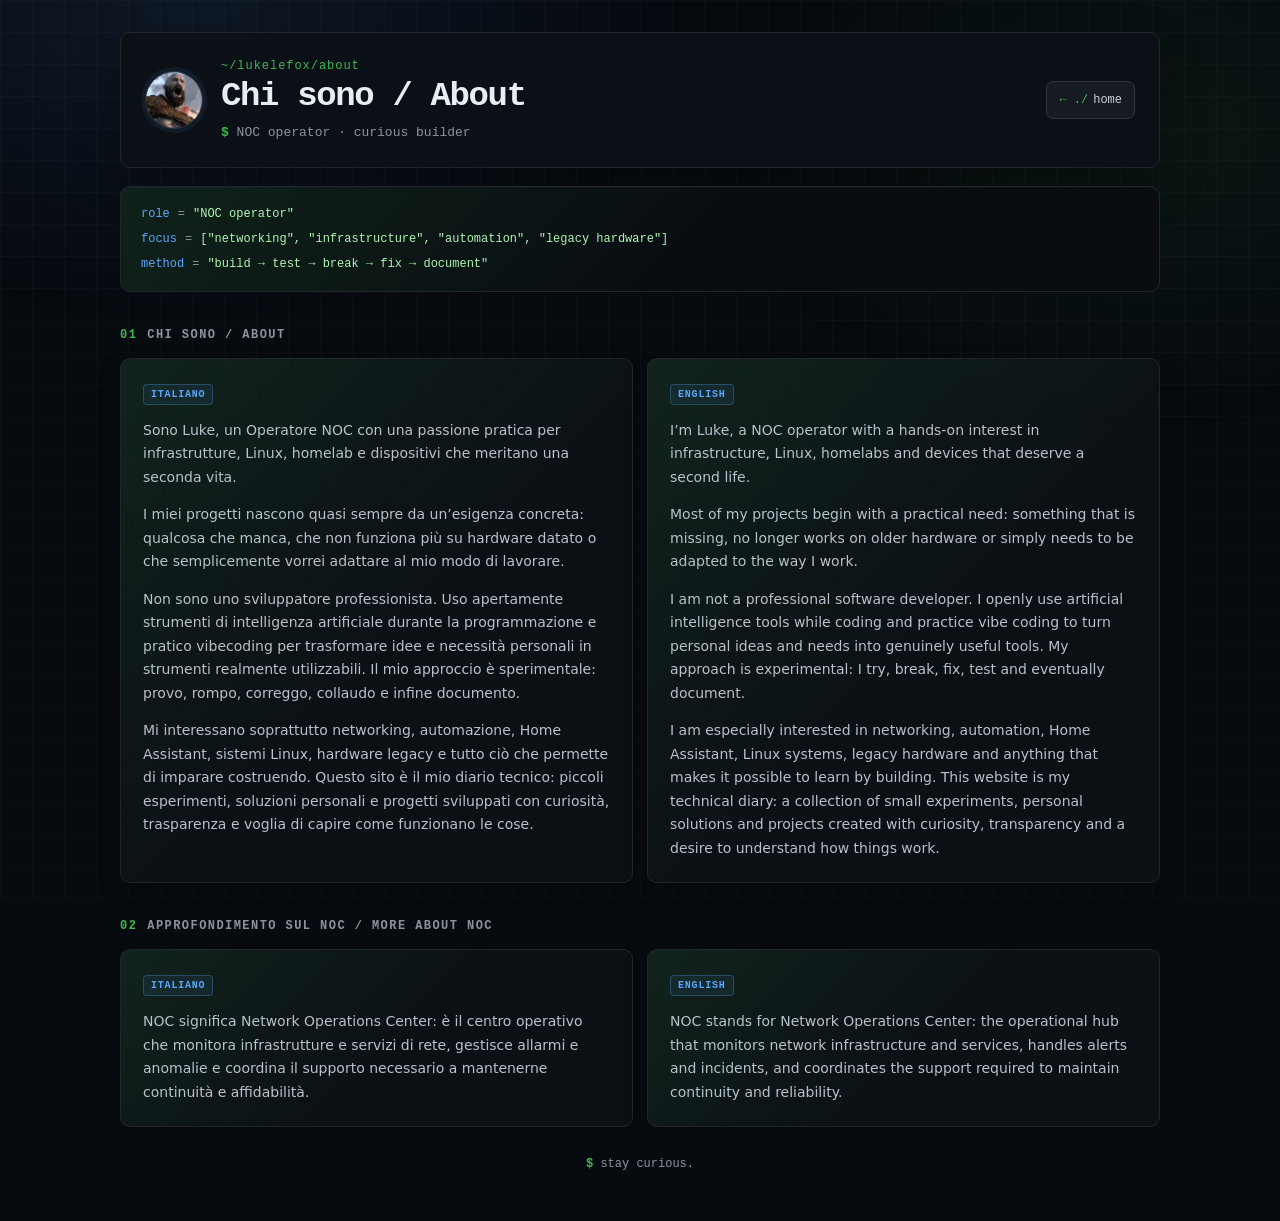
<file: about.html>
<!doctype html>
<html lang="it">
<head>
  <meta charset="utf-8" />
  <meta name="viewport" content="width=device-width, initial-scale=1" />
  <meta name="description" content="About Luke: NOC operator, homelab enthusiast and AI-assisted maker." />
  <title>Chi sono — Luke Tech Diary</title>
  <link rel="stylesheet" href="assets/css/style.css?v=19" />
</head>

<body>
  <div class="container">

    <header class="topbar">
      <div class="brand">
        <a class="avatar-link" href="https://github.com/LukeLeFox" target="_blank" rel="noopener">
          <img src="assets/img/avatar.jpg" alt="Luke avatar" class="avatar-img">
        </a>

        <div class="brand-text">
          <div class="eyebrow">~/lukelefox/about</div>
          <h1>Chi sono / About</h1>
          <p><span class="prompt" aria-hidden="true">$</span> NOC operator · curious builder</p>
        </div>
      </div>

      <nav class="topnav" aria-label="Primary navigation">
        <a class="nav-button" href="index.html"><span aria-hidden="true">← ./</span>home</a>
      </nav>
    </header>

    <main>
      <section class="profile-terminal" aria-label="Profile summary">
        <div><span class="terminal-key">role</span><span class="terminal-equals">=</span><span class="terminal-value">"NOC operator"</span></div>
        <div><span class="terminal-key">focus</span><span class="terminal-equals">=</span><span class="terminal-value">["networking", "infrastructure", "automation", "legacy hardware"]</span></div>
        <div><span class="terminal-key">method</span><span class="terminal-equals">=</span><span class="terminal-value">"build → test → break → fix → document"</span></div>
      </section>

      <div class="section-title"><span>01</span> Chi sono / About</div>

      <section class="about-grid">
        <article class="about-card">
          <span class="language-label">Italiano</span>
          <p>Sono Luke, un Operatore NOC con una passione pratica per infrastrutture, Linux, homelab e dispositivi che meritano una seconda vita.</p>
          <p>I miei progetti nascono quasi sempre da un’esigenza concreta: qualcosa che manca, che non funziona più su hardware datato o che semplicemente vorrei adattare al mio modo di lavorare.</p>
          <p>Non sono uno sviluppatore professionista. Uso apertamente strumenti di intelligenza artificiale durante la programmazione e pratico vibecoding per trasformare idee e necessità personali in strumenti realmente utilizzabili. Il mio approccio è sperimentale: provo, rompo, correggo, collaudo e infine documento.</p>
          <p>Mi interessano soprattutto networking, automazione, Home Assistant, sistemi Linux, hardware legacy e tutto ciò che permette di imparare costruendo. Questo sito è il mio diario tecnico: piccoli esperimenti, soluzioni personali e progetti sviluppati con curiosità, trasparenza e voglia di capire come funzionano le cose.</p>
        </article>

        <article class="about-card">
          <span class="language-label">English</span>
          <p>I’m Luke, a NOC operator with a hands-on interest in infrastructure, Linux, homelabs and devices that deserve a second life.</p>
          <p>Most of my projects begin with a practical need: something that is missing, no longer works on older hardware or simply needs to be adapted to the way I work.</p>
          <p>I am not a professional software developer. I openly use artificial intelligence tools while coding and practice vibe coding to turn personal ideas and needs into genuinely useful tools. My approach is experimental: I try, break, fix, test and eventually document.</p>
          <p>I am especially interested in networking, automation, Home Assistant, Linux systems, legacy hardware and anything that makes it possible to learn by building. This website is my technical diary: a collection of small experiments, personal solutions and projects created with curiosity, transparency and a desire to understand how things work.</p>
        </article>
      </section>

      <div class="section-title"><span>02</span> Approfondimento sul NOC / More about NOC</div>

      <section class="about-grid">
        <article class="about-card">
          <span class="language-label">Italiano</span>
          <p>NOC significa Network Operations Center: è il centro operativo che monitora infrastrutture e servizi di rete, gestisce allarmi e anomalie e coordina il supporto necessario a mantenerne continuità e affidabilità.</p>
        </article>

        <article class="about-card">
          <span class="language-label">English</span>
          <p>NOC stands for Network Operations Center: the operational hub that monitors network infrastructure and services, handles alerts and incidents, and coordinates the support required to maintain continuity and reliability.</p>
        </article>
      </section>
    </main>

    <footer class="footer">
      <span class="prompt" aria-hidden="true">$</span> stay curious.
    </footer>

  </div>
</body>
</html>
</file>
<file: assets/css/style.css>
:root{
  --bg:#070a0f;
  --panel:#0d1117;
  --panel-soft:#111820;
  --text:#e6edf3;
  --muted:#8b949e;
  --green:#3fb950;
  --green-soft:rgba(63,185,80,.12);
  --blue:#58a6ff;
  --line:#21262d;
  --radius:10px;
  --shadow:0 18px 45px rgba(0,0,0,.28);
}

*{ box-sizing:border-box; }

html{
  min-height:100%;
  color-scheme:dark;
}

body{
  min-height:100%;
  margin:0;
  color:var(--text);
  background:var(--bg);
  font-family:ui-monospace, SFMono-Regular, Menlo, Monaco, Consolas, "Liberation Mono", monospace;
  line-height:1.5;
}

body::before{
  content:"";
  position:fixed;
  inset:0;
  z-index:-1;
  pointer-events:none;
  background:
    radial-gradient(800px 500px at 15% 0%, rgba(88,166,255,.09), transparent 65%),
    radial-gradient(700px 460px at 90% 15%, rgba(63,185,80,.07), transparent 65%),
    linear-gradient(rgba(255,255,255,.018) 1px, transparent 1px),
    linear-gradient(90deg, rgba(255,255,255,.018) 1px, transparent 1px);
  background-size:auto, auto, 32px 32px, 32px 32px;
}

a{
  color:inherit;
  text-decoration:none;
}

a:hover{
  color:var(--blue);
}

a:focus-visible{
  outline:2px solid var(--blue);
  outline-offset:4px;
  border-radius:3px;
}

.container{
  width:min(100% - 32px, 1040px);
  margin:0 auto;
  padding:32px 0 48px;
}

.topbar{
  display:flex;
  align-items:center;
  justify-content:space-between;
  gap:20px;
  padding:24px;
  border:1px solid var(--line);
  border-radius:var(--radius);
  background:rgba(13,17,23,.92);
  box-shadow:var(--shadow);
}

.brand{
  display:flex;
  align-items:center;
  gap:18px;
}

.avatar-link{
  display:inline-flex;
  flex:none;
  border-radius:50%;
}

.avatar-img{
  display:block;
  width:58px;
  height:58px;
  border:1px solid #30363d;
  border-radius:50%;
  object-fit:cover;
  box-shadow:0 0 0 4px rgba(88,166,255,.08);
}

.eyebrow{
  margin-bottom:2px;
  color:var(--green);
  font-size:12px;
  letter-spacing:.08em;
}

.brand-text h1{
  margin:0;
  font-size:clamp(24px, 5vw, 34px);
  line-height:1.15;
  letter-spacing:-.04em;
}

.brand-text p{
  margin:7px 0 0;
  color:var(--muted);
  font-size:13px;
}

.prompt{
  color:var(--green);
  font-weight:700;
}

.topnav{
  flex:none;
}

.nav-button{
  display:inline-flex;
  align-items:center;
  gap:5px;
  padding:9px 12px;
  border:1px solid #30363d;
  border-radius:7px;
  color:#c9d1d9;
  background:#161b22;
  font-size:12px;
  transition:border-color .16s ease, color .16s ease, background .16s ease;
}

.nav-button span{
  color:var(--green);
}

.nav-button small{
  margin-left:5px;
  color:var(--muted);
  font:inherit;
}

.nav-button:hover{
  border-color:rgba(88,166,255,.55);
  color:var(--blue);
  background:#1b222c;
}

.disclosure{
  position:relative;
  margin-top:18px;
  padding:20px;
  overflow:hidden;
  border:1px solid rgba(63,185,80,.35);
  border-radius:var(--radius);
  background:
    linear-gradient(135deg, var(--green-soft), transparent 55%),
    var(--panel);
}

.disclosure::before{
  content:"// transparent by design";
  position:absolute;
  top:14px;
  right:18px;
  color:rgba(63,185,80,.28);
  font-size:11px;
}

.disclosure-title{
  display:flex;
  align-items:center;
  gap:9px;
  margin-bottom:16px;
  color:#aff5b4;
  font-size:13px;
  font-weight:700;
  text-transform:uppercase;
  letter-spacing:.06em;
}

.status-dot{
  width:8px;
  height:8px;
  border-radius:50%;
  background:var(--green);
  box-shadow:0 0 12px rgba(63,185,80,.75);
}

.language-grid,
.project-copy{
  display:grid;
  grid-template-columns:repeat(2, minmax(0, 1fr));
  gap:14px;
}

.language-block{
  padding:14px;
  border:1px solid var(--line);
  border-radius:8px;
  background:rgba(7,10,15,.42);
}

.language-block p{
  margin:9px 0 0;
  color:#c9d1d9;
  font-size:13px;
}

.language-label{
  display:inline-block;
  padding:2px 7px;
  border:1px solid rgba(88,166,255,.28);
  border-radius:4px;
  color:var(--blue);
  background:rgba(88,166,255,.08);
  font-size:10px;
  font-weight:700;
  text-transform:uppercase;
  letter-spacing:.08em;
}

.section-title{
  display:flex;
  align-items:center;
  gap:10px;
  margin:34px 0 14px;
  color:var(--muted);
  font-size:12px;
  font-weight:700;
  text-transform:uppercase;
  letter-spacing:.12em;
}

.section-title span{
  color:var(--green);
}

.list{
  display:grid;
  gap:12px;
}

.item{
  position:relative;
  padding:18px 20px;
  overflow:hidden;
  border:1px solid var(--line);
  border-radius:var(--radius);
  background:
    linear-gradient(135deg, var(--green-soft), transparent 55%),
    rgba(13,17,23,.9);
  box-shadow:0 10px 26px rgba(0,0,0,.16);
  transition:border-color .16s ease, transform .16s ease, background .16s ease;
}

.item::before{
  content:"";
  position:absolute;
  inset:0 auto 0 0;
  width:2px;
  background:var(--green);
  opacity:.55;
}

.item:hover{
  transform:translateY(-1px);
  border-color:#30363d;
  background:
    linear-gradient(135deg, var(--green-soft), transparent 55%),
    var(--panel-soft);
}

.project-card-link{
  display:block;
  color:inherit;
  text-decoration:none;
}

.project-card-link:hover{
  color:inherit;
}

.project-card-link:hover .project-head h2,
.project-card-link:focus-visible .project-head h2{
  color:var(--blue);
}

.project-card-link:focus-visible{
  outline:2px solid var(--blue);
  outline-offset:3px;
  border-radius:var(--radius);
}

.project-head{
  display:grid;
  grid-template-columns:auto 1fr auto;
  align-items:center;
  gap:12px;
}

.project-index{
  color:var(--green);
  font-size:11px;
}

.project-head h2{
  margin:0;
  font-size:16px;
  letter-spacing:-.02em;
}

.repo-link{
  color:var(--muted);
  font-size:11px;
}

.project-copy{
  margin:14px 0 0 30px;
}

.project-copy p{
  margin:0;
  color:#aeb8c2;
  font-family:ui-sans-serif, system-ui, -apple-system, "Segoe UI", sans-serif;
  font-size:13px;
  line-height:1.55;
}

.project-copy .language-label{
  margin-right:5px;
  font-family:ui-monospace, SFMono-Regular, Menlo, Monaco, Consolas, monospace;
  vertical-align:1px;
}

.quote{
  margin:18px 0 0;
  padding:18px 20px;
  border:1px solid var(--line);
  border-left:3px solid var(--green);
  border-radius:var(--radius);
  background:
    linear-gradient(135deg, var(--green-soft), transparent 60%),
    var(--panel);
}

.quote blockquote{
  margin:0;
}

.quote blockquote p{
  margin:0;
  text-align:center;
  color:var(--text);
  font-size:16px;
  font-style:italic;
}

.footer{
  margin-top:28px;
  color:var(--muted);
  font-size:12px;
  text-align:center;
}

.profile-terminal{
  display:grid;
  gap:7px;
  margin-top:18px;
  padding:18px 20px;
  overflow-wrap:anywhere;
  border:1px solid var(--line);
  border-radius:var(--radius);
  color:#c9d1d9;
  background:
    linear-gradient(135deg, var(--green-soft), transparent 55%),
    #090d12;
  box-shadow:inset 0 1px 0 rgba(255,255,255,.025);
  font-size:12px;
}

.terminal-key{
  color:var(--blue);
}

.terminal-equals{
  margin:0 8px;
  color:var(--muted);
}

.terminal-value{
  color:#aff5b4;
}

.about-grid{
  display:grid;
  grid-template-columns:repeat(2, minmax(0, 1fr));
  gap:14px;
}

.about-card{
  padding:22px;
  border:1px solid var(--line);
  border-radius:var(--radius);
  background:
    linear-gradient(135deg, var(--green-soft), transparent 55%),
    rgba(13,17,23,.9);
  box-shadow:0 10px 26px rgba(0,0,0,.16);
}

.about-card p{
  margin:14px 0 0;
  color:#b8c2cc;
  font-family:ui-sans-serif, system-ui, -apple-system, "Segoe UI", sans-serif;
  font-size:14px;
  line-height:1.68;
}

@media (max-width:720px){
  .container{
    width:min(100% - 22px, 1040px);
    padding-top:18px;
  }

  .topbar{
    align-items:flex-start;
    flex-direction:column;
    padding:20px;
  }

  .topnav{
    width:100%;
  }

  .nav-button{
    justify-content:center;
    width:100%;
  }

  .avatar-img{
    width:50px;
    height:50px;
  }

  .brand-text p{
    font-size:11px;
  }

  .disclosure{
    padding:17px;
  }

  .disclosure::before{
    display:none;
  }

  .language-grid,
  .project-copy,
  .about-grid{
    grid-template-columns:1fr;
  }

  .project-head{
    grid-template-columns:auto 1fr;
  }

  .repo-link{
    display:none;
  }

  .project-copy{
    margin-left:0;
  }
}

@media (prefers-reduced-motion:reduce){
  .item{
    transition:none;
  }
}


/* Project detail pages */
.project-app-icon{
  display:block;
  width:72px;
  height:72px;
  flex:none;
  border:1px solid #30363d;
  border-radius:16px;
  object-fit:cover;
  box-shadow:0 0 0 4px rgba(88,166,255,.08);
}

.project-actions{
  display:flex;
  flex-wrap:wrap;
  gap:10px;
  margin-top:14px;
}

.project-actions .nav-button{
  width:auto;
}

.project-summary{
  margin-top:18px;
}

.project-summary p{
  margin:0;
  color:#b8c2cc;
  font-family:ui-sans-serif, system-ui, -apple-system, "Segoe UI", sans-serif;
  font-size:14px;
  line-height:1.68;
}

.project-badges{
  display:flex;
  flex-wrap:wrap;
  gap:8px;
  margin-top:14px;
}

.project-badge{
  display:inline-flex;
  align-items:center;
  padding:4px 8px;
  border:1px solid rgba(88,166,255,.28);
  border-radius:5px;
  color:var(--blue);
  background:rgba(88,166,255,.08);
  font-size:11px;
  font-weight:700;
}

.project-list{
  margin:12px 0 0;
  padding-left:19px;
  color:#b8c2cc;
  font-family:ui-sans-serif, system-ui, -apple-system, "Segoe UI", sans-serif;
  font-size:14px;
  line-height:1.7;
}

.project-list li + li{
  margin-top:4px;
}

.project-note{
  margin-top:14px;
  color:var(--muted);
  font-family:ui-sans-serif, system-ui, -apple-system, "Segoe UI", sans-serif;
  font-size:12px;
  line-height:1.6;
}

.project-note strong{
  color:#c9d1d9;
}

.project-link{
  color:var(--blue);
}

.project-link:hover{
  text-decoration:underline;
}

.screenshot-gallery{
  display:grid;
  grid-template-columns:repeat(2, minmax(0, 1fr));
  gap:14px;
}

.screenshot-card{
  display:block;
  overflow:hidden;
  border:1px solid var(--line);
  border-radius:var(--radius);
  color:#c9d1d9;
  background:
    linear-gradient(135deg, var(--green-soft), transparent 55%),
    rgba(13,17,23,.9);
  box-shadow:0 10px 26px rgba(0,0,0,.16);
  transition:border-color .16s ease, transform .16s ease, background .16s ease;
}

.screenshot-card:hover{
  transform:translateY(-1px);
  border-color:#30363d;
  color:var(--blue);
  background:
    linear-gradient(135deg, var(--green-soft), transparent 55%),
    var(--panel-soft);
}

.screenshot-card img{
  display:block;
  width:100%;
  aspect-ratio:4 / 3;
  border-bottom:1px solid var(--line);
  object-fit:cover;
}

.screenshot-card span{
  display:block;
  padding:11px 13px;
  font-size:12px;
  line-height:1.4;
}

@media (max-width:720px){
  .screenshot-gallery{
    grid-template-columns:1fr;
  }

  .project-app-icon{
    width:58px;
    height:58px;
    border-radius:13px;
  }
}


.project-mark{
  display:grid;
  place-items:center;
  width:72px;
  height:72px;
  flex:none;
  border:1px solid #30363d;
  border-radius:16px;
  color:#aff5b4;
  background:
    linear-gradient(135deg, rgba(63,185,80,.14), rgba(88,166,255,.08)),
    #0d1117;
  box-shadow:0 0 0 4px rgba(88,166,255,.08);
  font-size:22px;
  font-weight:800;
  letter-spacing:-.05em;
}

@media (max-width:720px){
  .project-mark{
    width:58px;
    height:58px;
    border-radius:13px;
    font-size:18px;
  }
}
</file>
